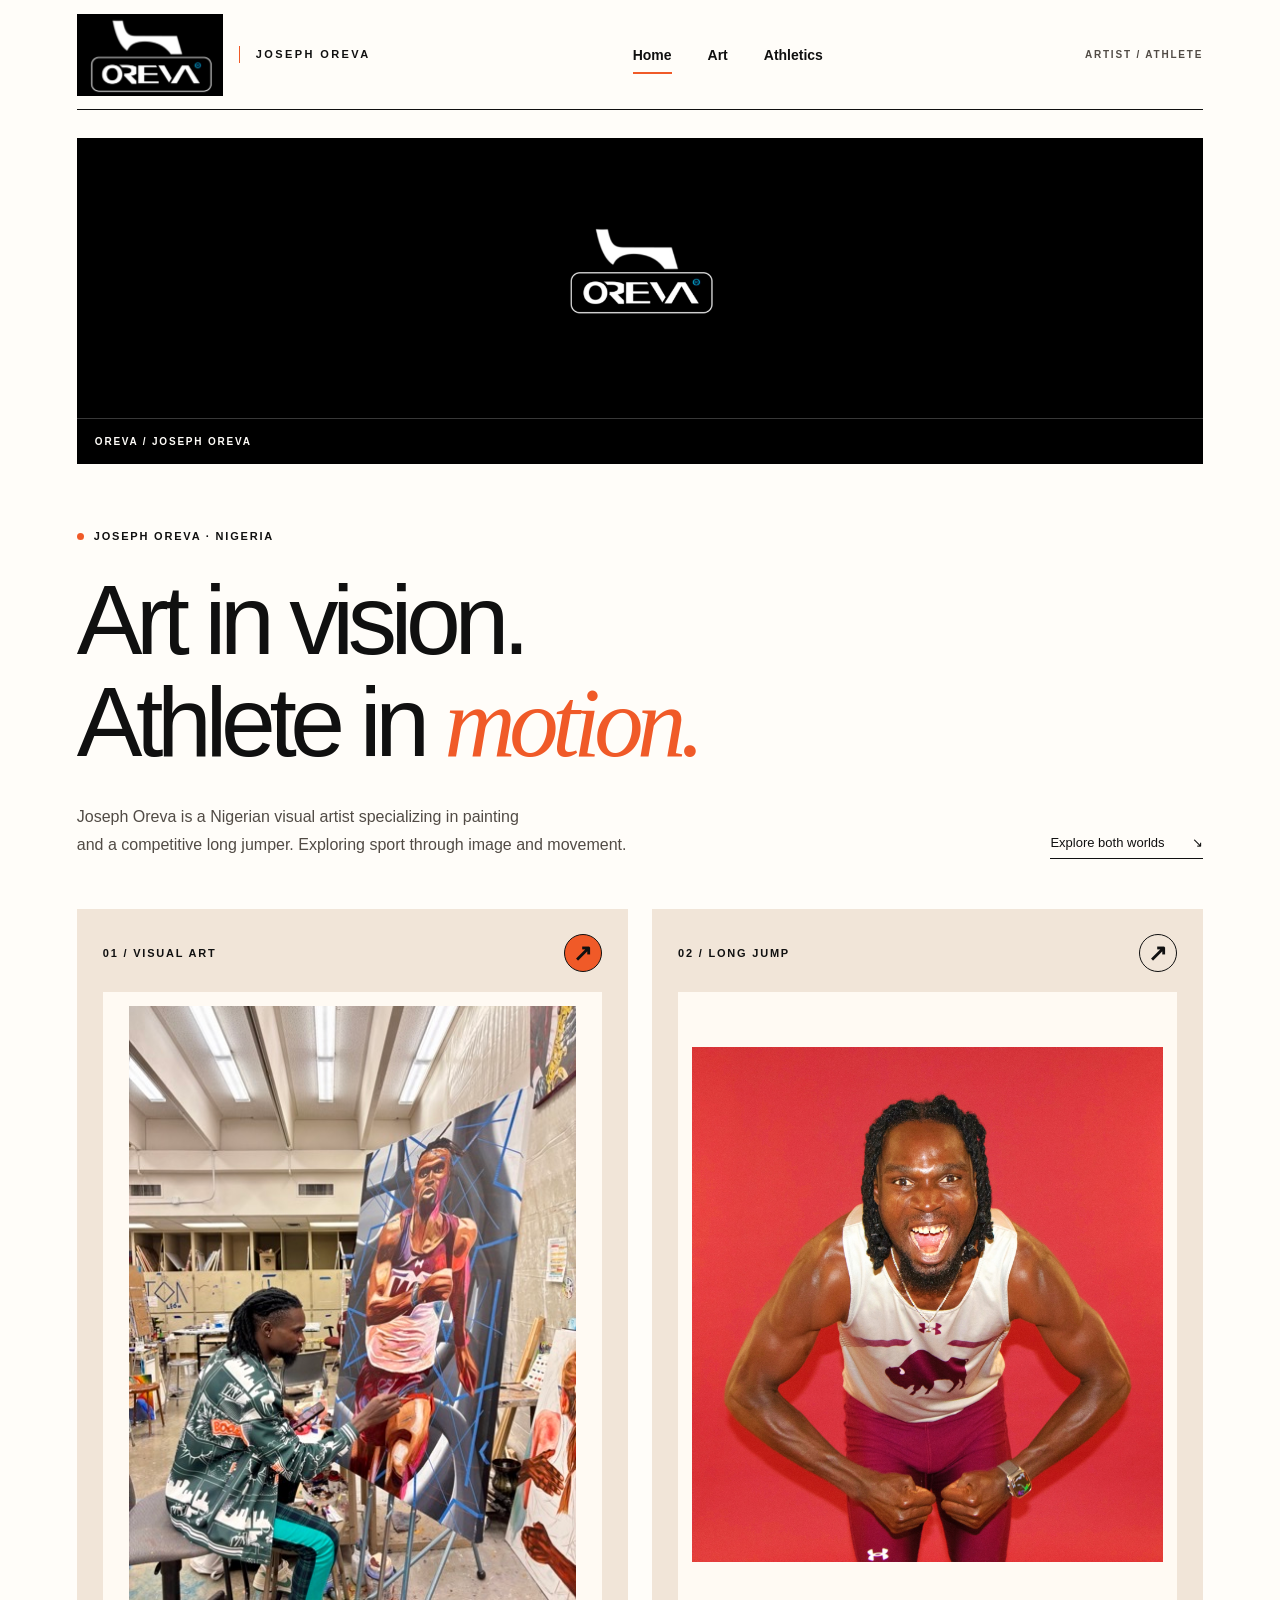
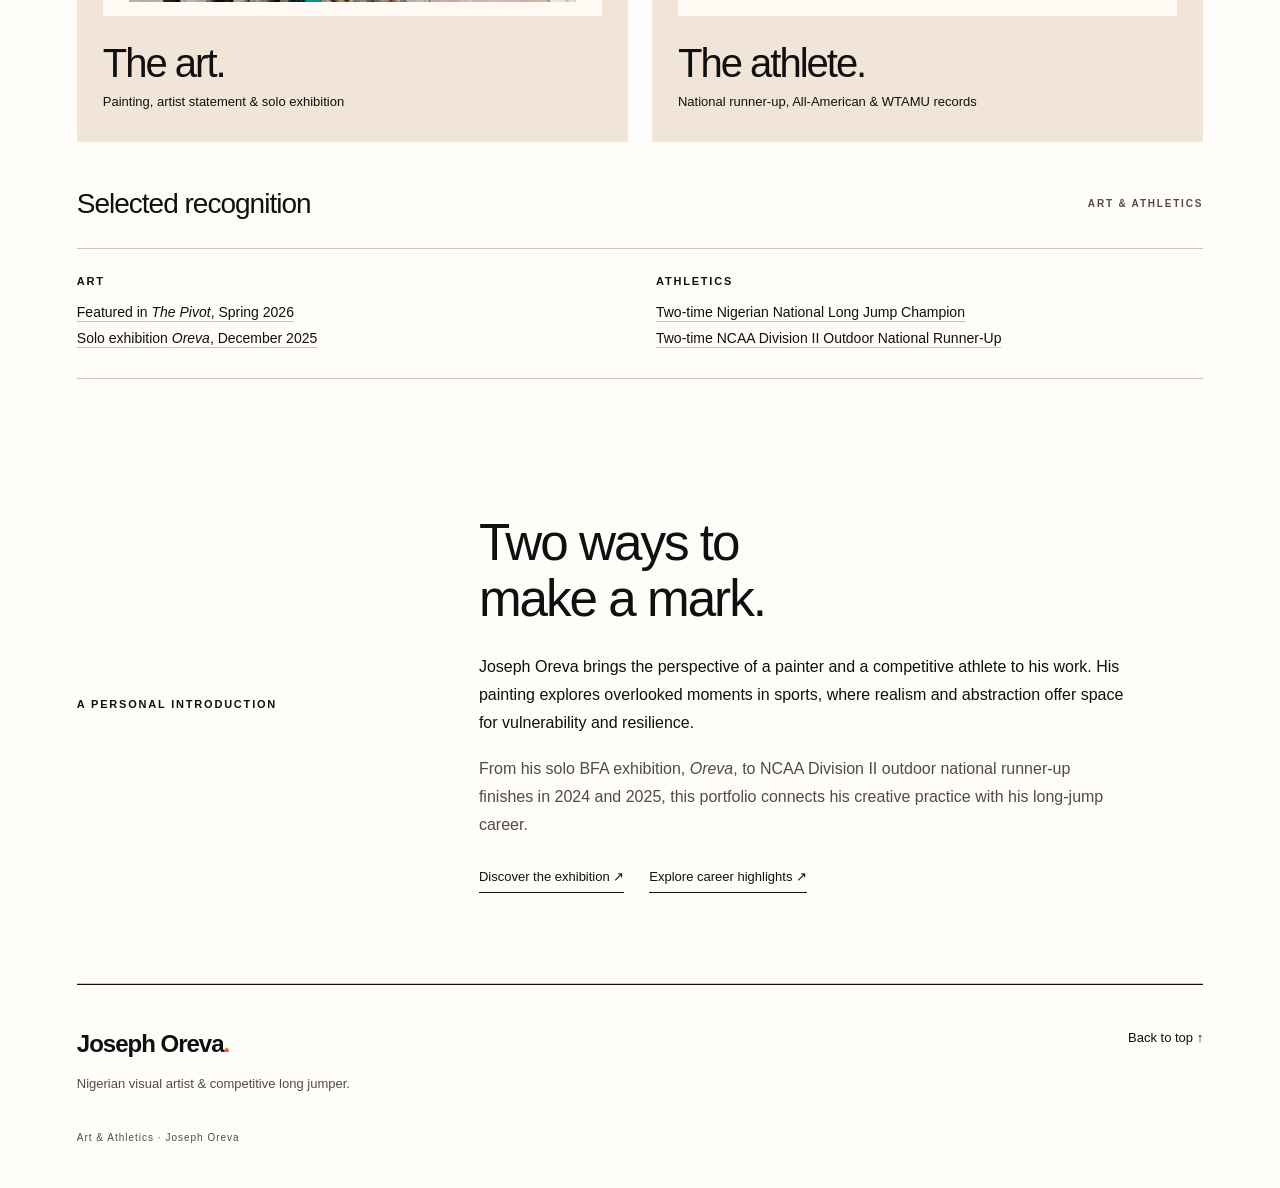
<file: index.html>
<!DOCTYPE html>
<html lang="en">
<head>
<meta charset="UTF-8">
<meta name="viewport" content="width=device-width, initial-scale=1.0">
<meta name="description" content="Joseph Oreva — Nigerian painter and competitive long jumper. Explore his painting practice, solo exhibition, and NCAA Division II athletics achievements.">
<title>Joseph Oreva | Art & Athletics</title>
<link rel="stylesheet" href="style.css">
</head>
<body class="home">
<a class="skip-link" href="#main">Skip to content</a>
<header class="site-header wrap">
<a class="brand" href="index.html" aria-label="Joseph Oreva home"><span class="brand-logo"><img src="images/IMG_0004.jpg" width="1285" height="954" alt="" decoding="async"></span><span class="brand-name">JOSEPH OREVA</span></a>
<nav aria-label="Main navigation"><a href="index.html" aria-current="page">Home</a><a href="art.html">Art</a><a href="athletics.html">Athletics</a></nav>
<span class="header-note">ARTIST / ATHLETE</span>
</header>
<main id="main"><section class="brand-film wrap" id="oreva-film" aria-label="OREVA logo animation">
<div class="brand-film-stage"><img class="brand-film-fallback" src="images/IMG_0004.jpg" width="1285" height="954" alt="Original OREVA logo" decoding="async"><video id="oreva-animation" data-src="images/%22OREVA%22.MP4" poster="images/IMG_0004.jpg" width="3840" height="2160" autoplay loop muted playsinline preload="none" aria-hidden="true"></video></div>
<div class="brand-film-caption"><span>OREVA / JOSEPH OREVA</span></div>
</section>
<section class="hero wrap"><div class="eyebrow"><span class="status-dot"></span> JOSEPH OREVA · NIGERIA</div><h1>Art in vision.<br>Athlete in <em>motion.</em></h1><div class="hero-bottom"><p>Joseph Oreva is a Nigerian visual artist specializing in painting<br>and a competitive long jumper. Exploring sport through image and movement.</p><a class="text-link" href="#explore">Explore both worlds <span>↘</span></a></div></section>
<section class="worlds wrap" id="explore" aria-label="Explore art and athletics">
<a class="world world-art" href="art.html"><div class="world-top"><span>01 / VISUAL ART</span><span class="circle-arrow">↗</span></div><img class="portfolio-image" src="images/web/IMG_0886.jpg" alt="Joseph Oreva painting a runner in a maroon and white uniform in his studio" decoding="async" width="450" height="600"><div class="world-caption"><h2>The art.</h2><p>Painting, artist statement & solo exhibition</p></div></a>
<a class="world world-athletics" href="athletics.html"><div class="world-top"><span>02 / LONG JUMP</span><span class="circle-arrow">↗</span></div><img class="portfolio-image" src="images/web/IMG_0168.jpg" alt="Joseph Oreva posing in a West Texas A&amp;M athletics uniform against a red background" decoding="async" width="1647" height="1800"><div class="world-caption"><h2>The athlete.</h2><p>National runner-up, All-American & WTAMU records</p></div></a>
</section>
<section class="section wrap" aria-labelledby="recognition-heading"><div class="section-heading"><h2 id="recognition-heading">Selected recognition</h2><span>ART &amp; ATHLETICS</span></div><div class="recognition-highlights"><div><h3 class="eyebrow">ART</h3><p><a href="art.html#press">Featured in <em>The Pivot</em>, Spring 2026</a><br><a href="art.html#exhibitions">Solo exhibition <em>Oreva</em>, December 2025</a></p></div><div><h3 class="eyebrow">ATHLETICS</h3><p><a href="athletics.html#international-heading">Two-time Nigerian National Long Jump Champion</a><br><a href="athletics.html#collegiate-heading">Two-time NCAA Division II Outdoor National Runner-Up</a></p></div></div></section>
<section class="intro wrap"><div class="eyebrow">A PERSONAL INTRODUCTION</div><div><h2>Two ways to<br>make a mark.</h2><p>Joseph Oreva brings the perspective of a painter and a competitive athlete to his work. His painting explores overlooked moments in sports, where realism and abstraction offer space for vulnerability and resilience.</p><p class="muted">From his solo BFA exhibition, <em>Oreva</em>, to NCAA Division II outdoor national runner-up finishes in 2024 and 2025, this portfolio connects his creative practice with his long-jump career.</p><div class="inline-actions"><a class="text-link" href="art.html#exhibitions">Discover the exhibition ↗</a><a class="text-link" href="athletics.html#achievements">Explore career highlights ↗</a></div></div></section></main>
<footer class="site-footer wrap"><a class="footer-name" href="index.html">Joseph Oreva<span>.</span></a><p>Nigerian visual artist & competitive long jumper.</p><a href="#main">Back to top ↑</a><small>Art &amp; Athletics · Joseph Oreva</small></footer>
<script src="oreva-animation.js" defer></script>
</body>
</html>
</file>
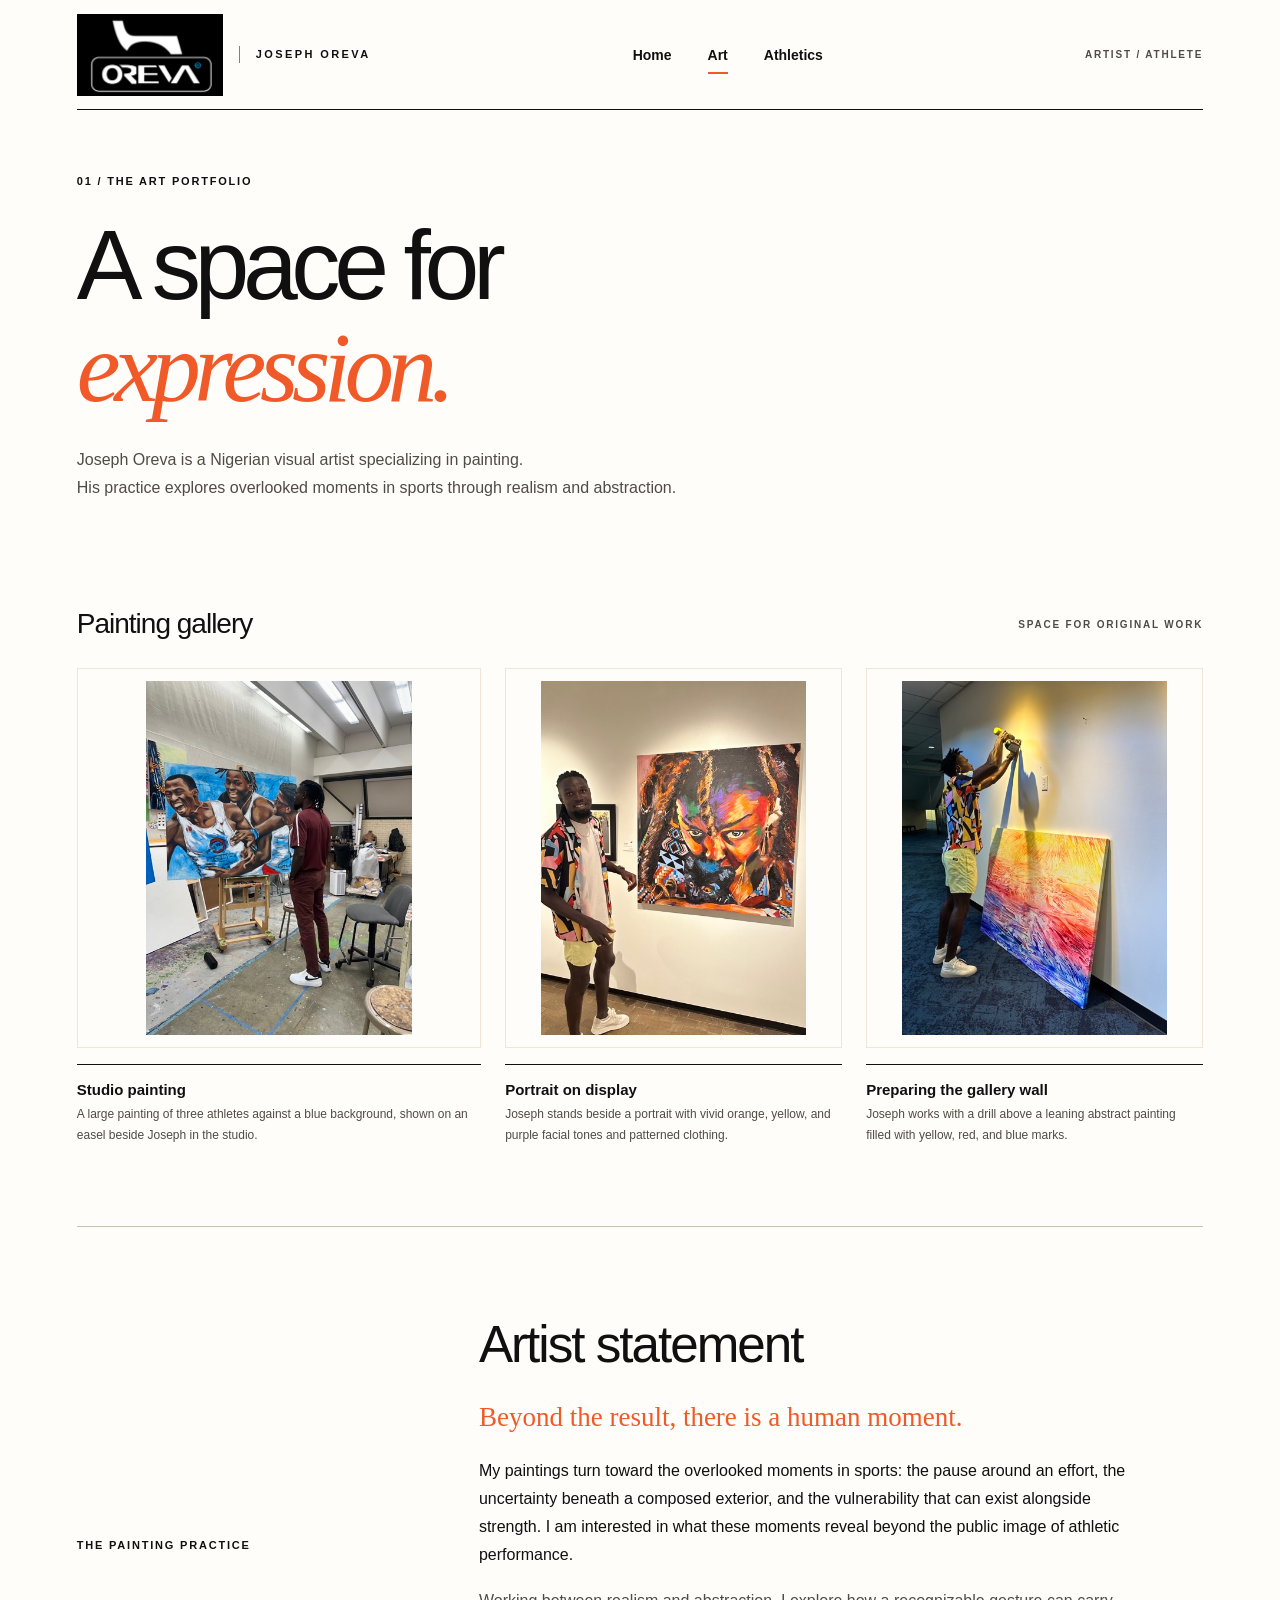
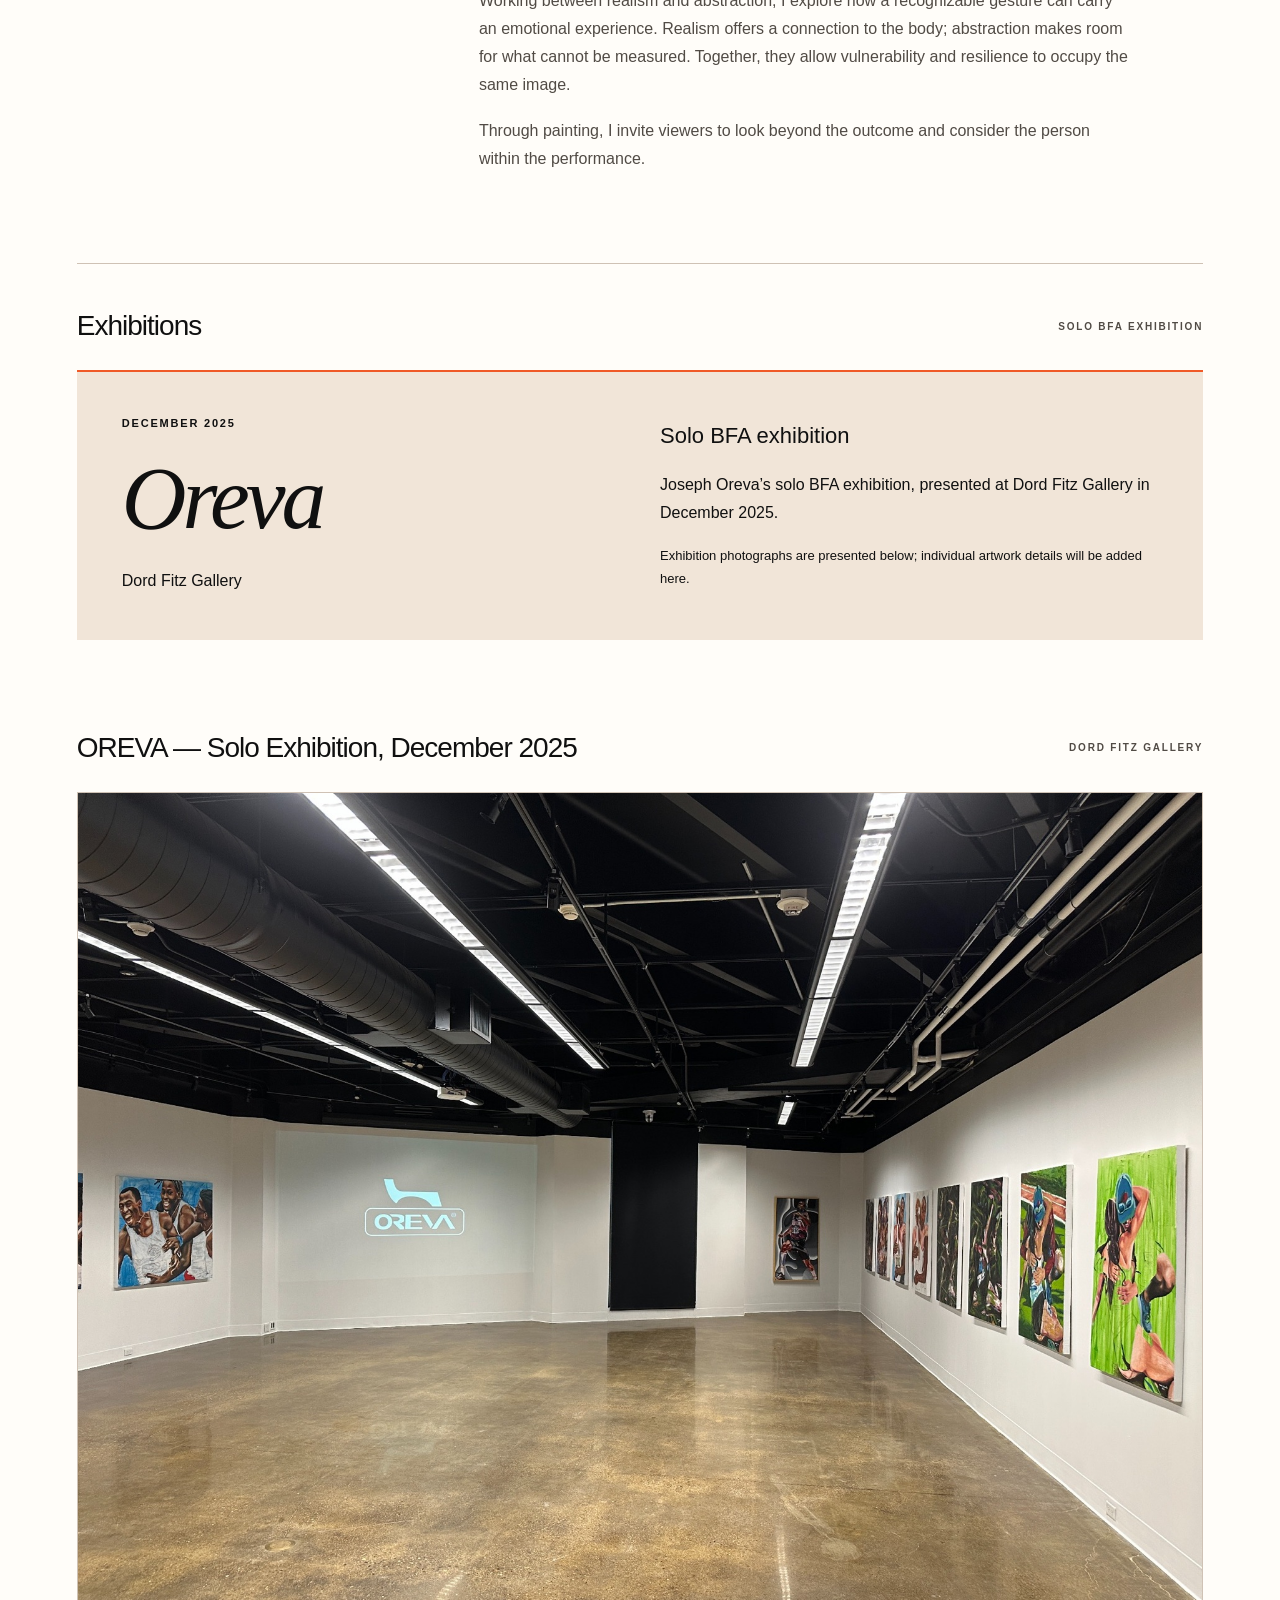
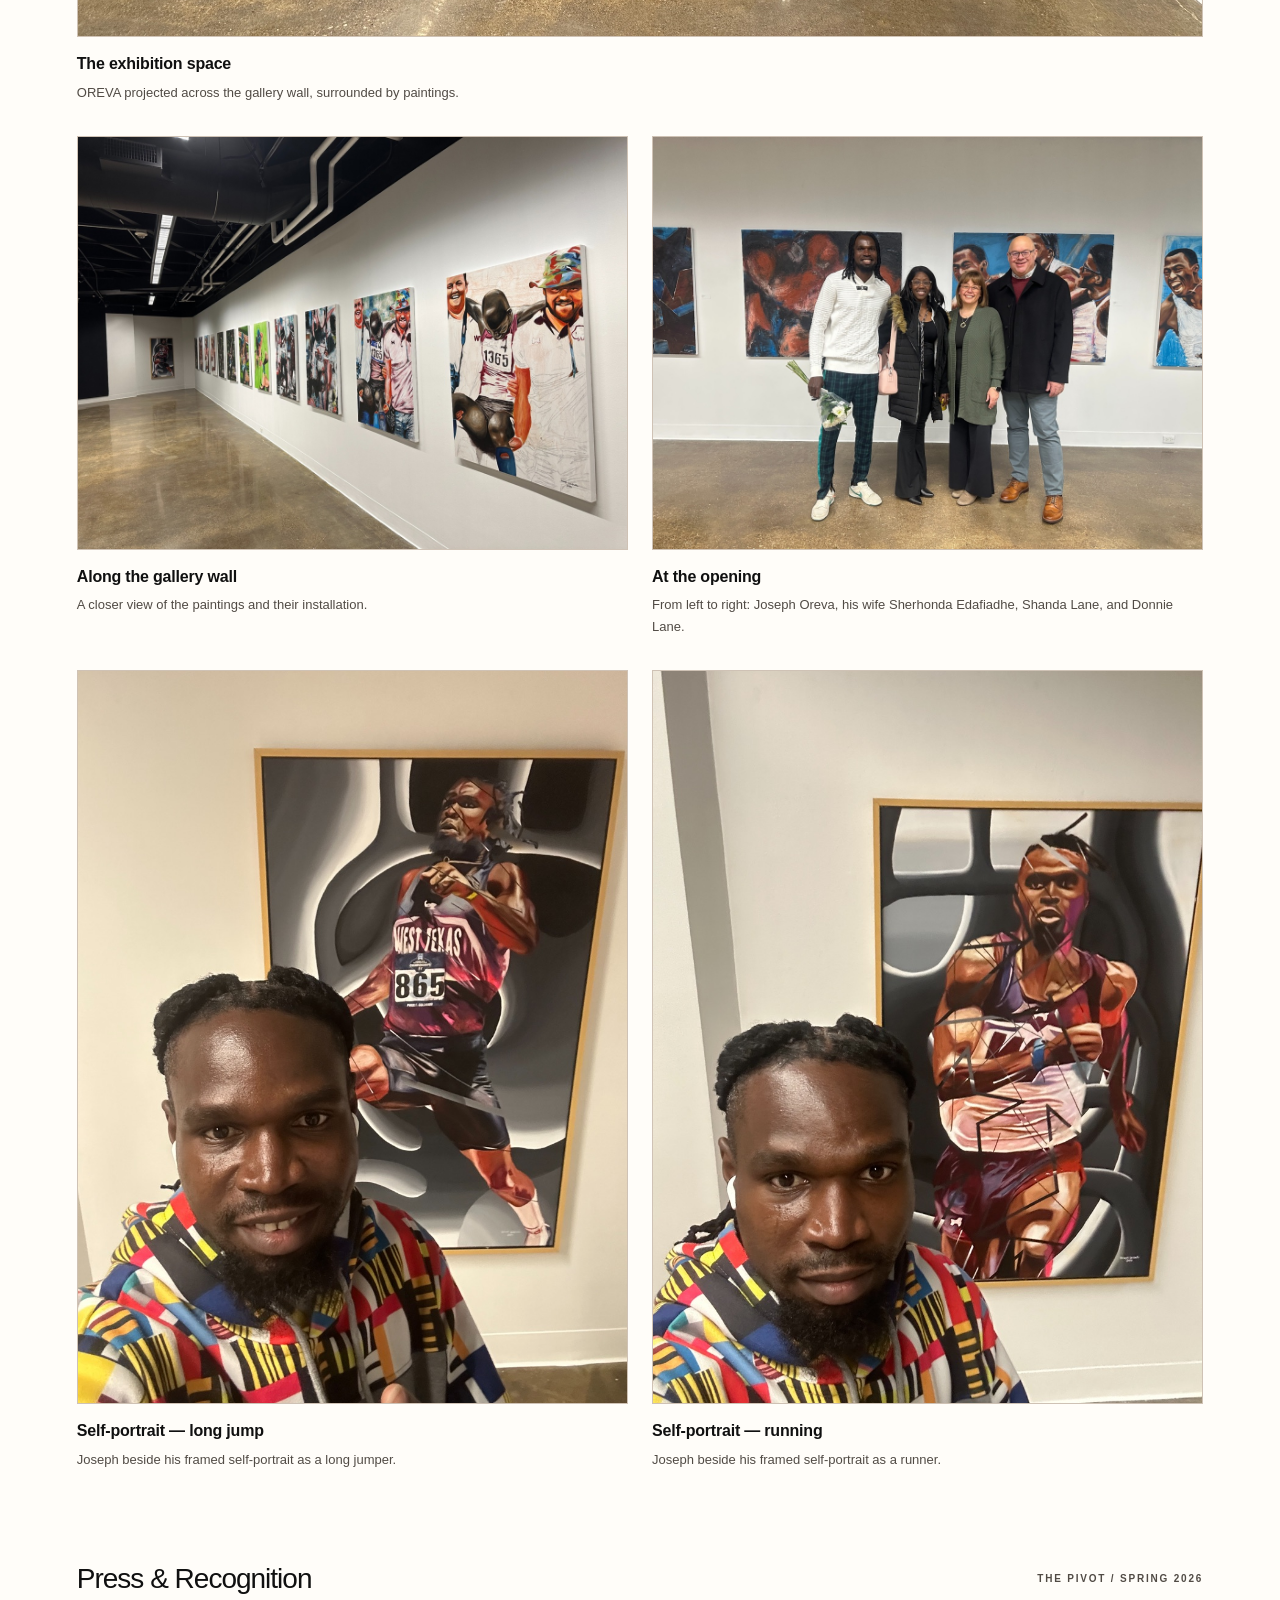
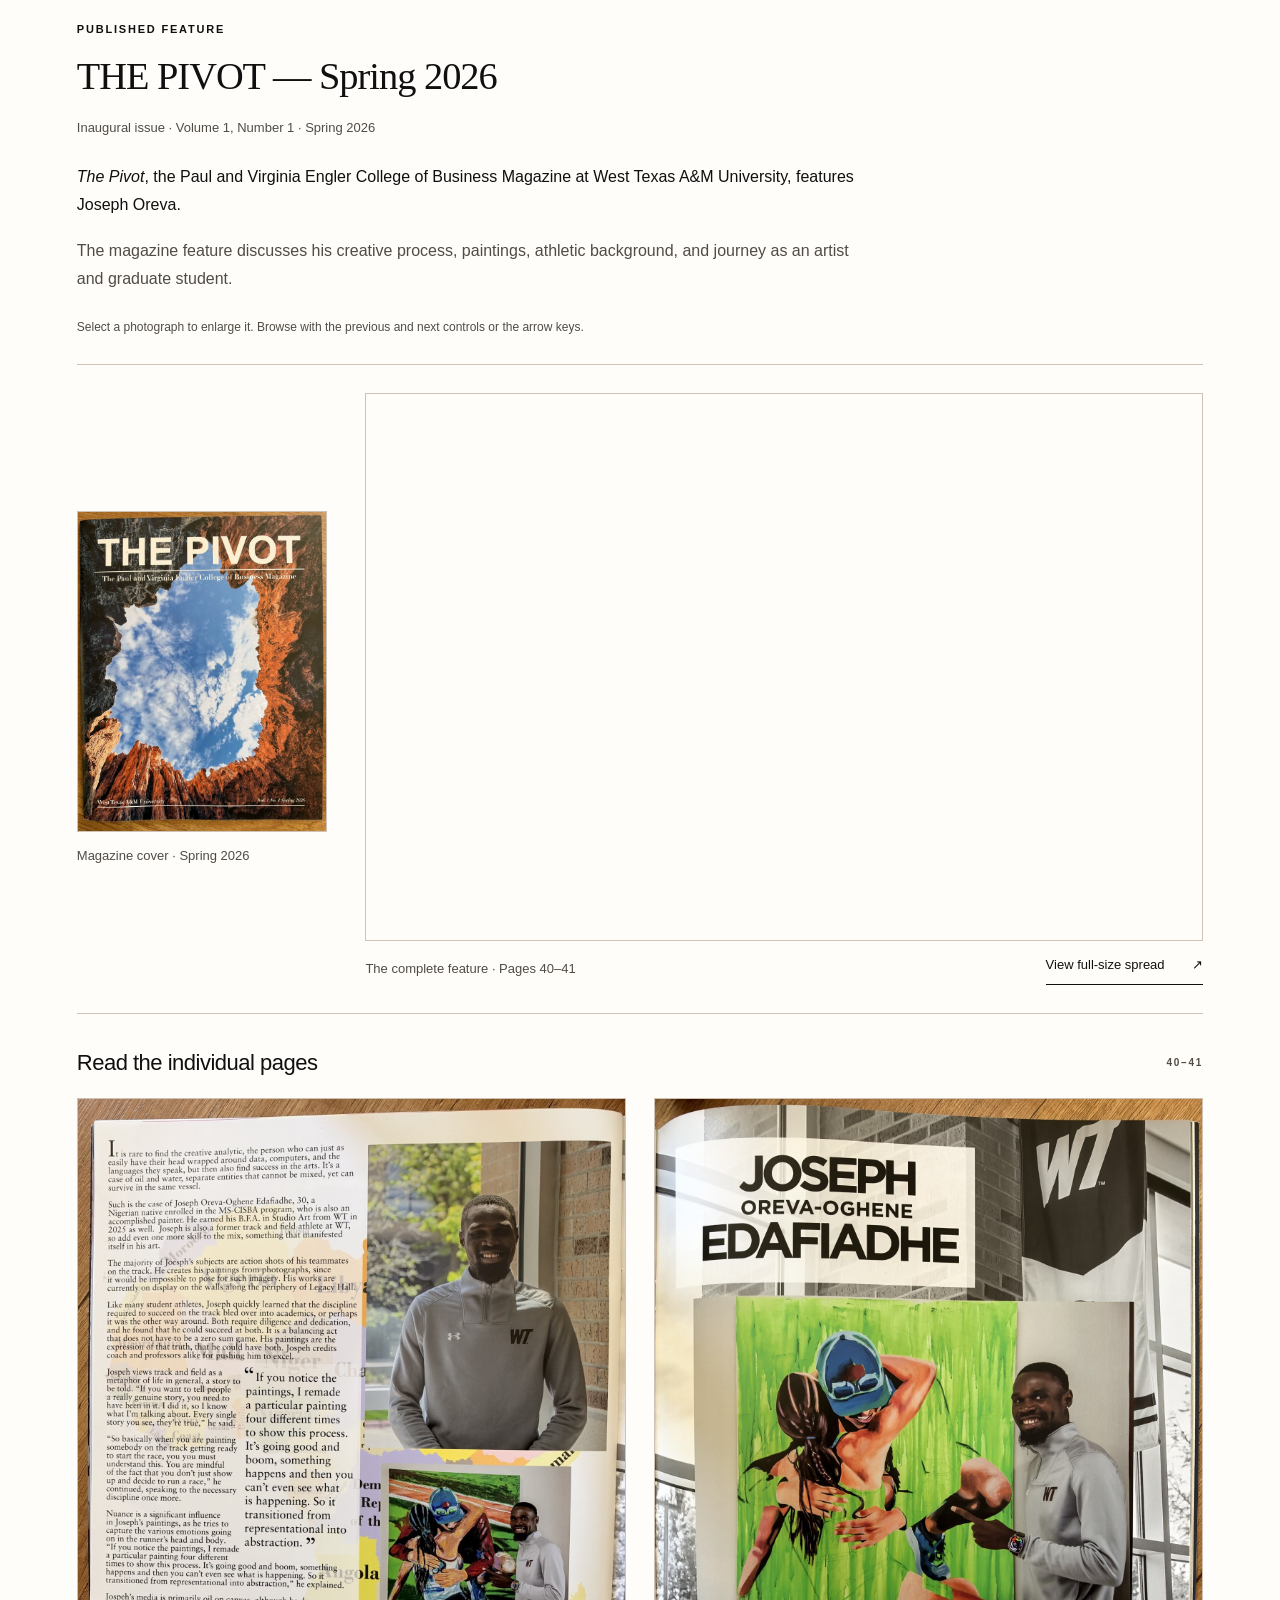
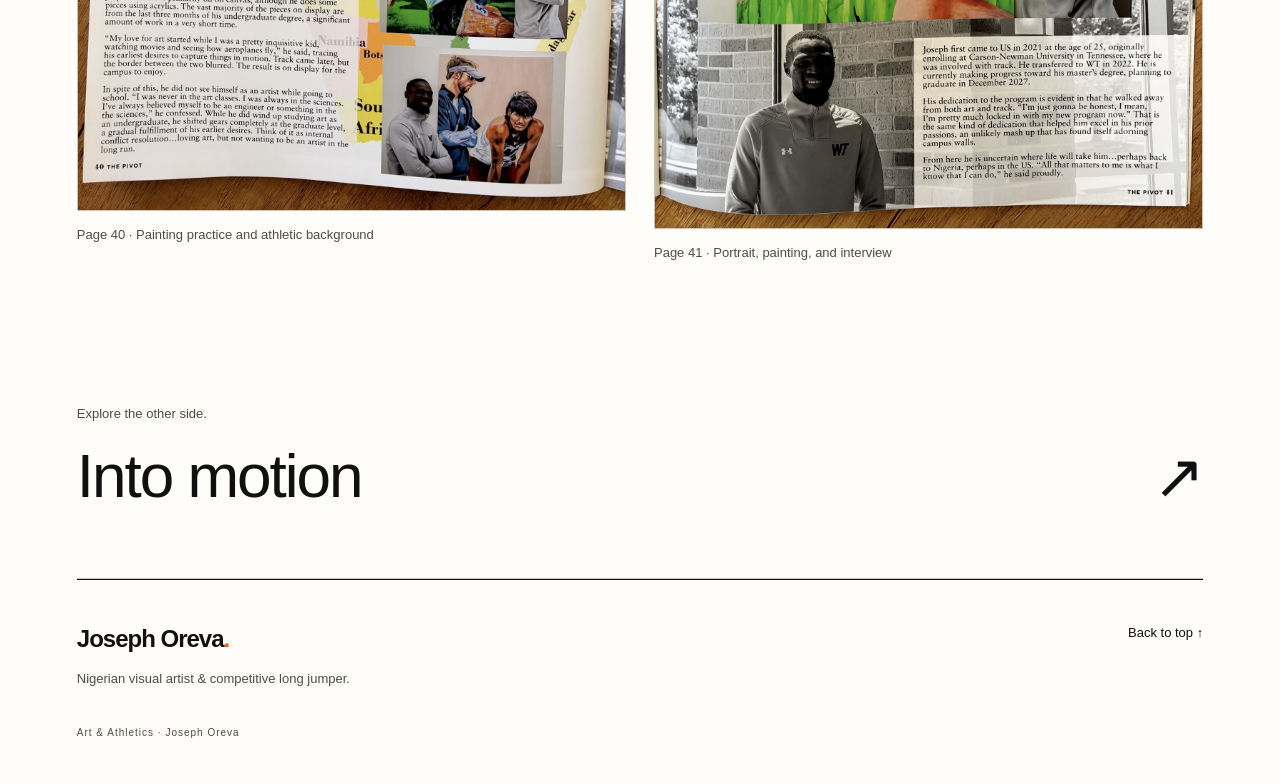
<file: art.html>
<!DOCTYPE html>
<html lang="en">
<head>
<meta charset="UTF-8">
<meta name="viewport" content="width=device-width, initial-scale=1.0">
<meta name="description" content="Explore Nigerian painter Joseph Oreva’s art portfolio, artist statement, and Oreva, his December 2025 solo BFA exhibition at Dord Fitz Gallery.">
<title>Art Portfolio | Joseph Oreva</title>
<link rel="stylesheet" href="style.css">
</head>
<body class="art">
<a class="skip-link" href="#main">Skip to content</a>
<header class="site-header wrap">
<a class="brand" href="index.html" aria-label="Joseph Oreva home"><span class="brand-logo"><img src="images/IMG_0004.jpg" width="1285" height="954" alt="" decoding="async"></span><span class="brand-name">JOSEPH OREVA</span></a>
<nav aria-label="Main navigation"><a href="index.html">Home</a><a href="art.html" aria-current="page">Art</a><a href="athletics.html">Athletics</a></nav>
<span class="header-note">ARTIST / ATHLETE</span>
</header>
<main id="main"><section class="page-hero wrap"><div class="eyebrow">01 / THE ART PORTFOLIO</div><h1>A space for<br><em>expression.</em></h1><p>Joseph Oreva is a Nigerian visual artist specializing in painting.<br>His practice explores overlooked moments in sports through realism and abstraction.</p></section>
<section class="section wrap" aria-labelledby="gallery-heading"><div class="section-heading"><h2 id="gallery-heading">Painting gallery</h2><span>SPACE FOR ORIGINAL WORK</span></div><div class="gallery"><figure><img class="portfolio-image" src="images/web/IMG_3160.jpg" alt="Joseph Oreva in the studio beside a large painting of three athletes against a blue background" decoding="async" loading="lazy" width="600" height="450"><figcaption><h3>Studio painting</h3><p>A large painting of three athletes against a blue background, shown on an easel beside Joseph in the studio.</p></figcaption></figure><figure><img class="portfolio-image" src="images/web/IMG_1195.jpg" alt="Joseph Oreva beside a colorful portrait painting displayed on a gallery wall" decoding="async" loading="lazy" width="600" height="450"><figcaption><h3>Portrait on display</h3><p>Joseph stands beside a portrait with vivid orange, yellow, and purple facial tones and patterned clothing.</p></figcaption></figure><figure><img class="portfolio-image" src="images/web/IMG_4794.jpg" alt="Joseph Oreva using a drill on a gallery wall above a colorful abstract painting" decoding="async" loading="lazy" width="600" height="450"><figcaption><h3>Preparing the gallery wall</h3><p>Joseph works with a drill above a leaning abstract painting filled with yellow, red, and blue marks.</p></figcaption></figure></div></section>
<section class="statement wrap"><div class="eyebrow">THE PAINTING PRACTICE</div><div><h2>Artist statement</h2><!-- Editable statement drafted from Joseph’s supplied themes; review before professional publication. -->
<p class="statement-copy">Beyond the result, there is a human moment.</p><p>My paintings turn toward the overlooked moments in sports: the pause around an effort, the uncertainty beneath a composed exterior, and the vulnerability that can exist alongside strength. I am interested in what these moments reveal beyond the public image of athletic performance.</p><p class="muted">Working between realism and abstraction, I explore how a recognizable gesture can carry an emotional experience. Realism offers a connection to the body; abstraction makes room for what cannot be measured. Together, they allow vulnerability and resilience to occupy the same image.</p><p class="muted">Through painting, I invite viewers to look beyond the outcome and consider the person within the performance.</p></div></section>
<section class="section wrap" id="exhibitions" aria-labelledby="exhibition-heading"><div class="section-heading"><h2 id="exhibition-heading">Exhibitions</h2><span>SOLO BFA EXHIBITION</span></div><article class="exhibition-panel"><div><span class="eyebrow">DECEMBER 2025</span><h3>Oreva</h3><p>Dord Fitz Gallery</p></div><div><p class="exhibition-type">Solo BFA exhibition</p><p>Joseph Oreva’s solo BFA exhibition, presented at Dord Fitz Gallery in December 2025.</p><p class="muted">Exhibition photographs are presented below; individual artwork details will be added here.</p></div></article></section>
<section class="section wrap" id="exhibition-photos" aria-labelledby="exhibition-photos-heading">
<div class="section-heading"><h2 id="exhibition-photos-heading">OREVA — Solo Exhibition, December 2025</h2><span>DORD FITZ GALLERY</span></div>
<div class="exhibition-gallery">
<figure class="exhibition-gallery-feature"><img class="portfolio-image" src="images/IMG_3934.JPG" srcset="images/web/IMG_3934.jpg 1800w, images/IMG_3934.JPG 2048w" sizes="(max-width:760px) 90vw, (max-width:1454px) 88vw, 1280px" width="2048" height="1536" alt="Wide view of Dord Fitz Gallery with OREVA projected on the wall and paintings around the room" loading="lazy" decoding="async"><figcaption><h3>The exhibition space</h3><p>OREVA projected across the gallery wall, surrounded by paintings.</p></figcaption></figure>
<figure><img class="portfolio-image" src="images/IMG_3926.JPG" srcset="images/web/IMG_3926.jpg 1200w, images/IMG_3926.JPG 2048w" sizes="(max-width:600px) 90vw, (max-width:1454px) 44vw, 628px" width="2048" height="1536" alt="Paintings of athletes installed in a row along a white gallery wall" loading="lazy" decoding="async"><figcaption><h3>Along the gallery wall</h3><p>A closer view of the paintings and their installation.</p></figcaption></figure>
<figure><img class="portfolio-image" src="images/IMG_3952.JPG" srcset="images/web/IMG_3952.jpg 1200w, images/IMG_3952.JPG 2048w" sizes="(max-width:600px) 90vw, (max-width:1454px) 44vw, 628px" width="2048" height="1536" alt="From left to right: Joseph Oreva holding flowers, his wife Sherhonda Edafiadhe, Shanda Lane, and Donnie Lane at the exhibition opening" loading="lazy" decoding="async"><figcaption><h3>At the opening</h3><p>From left to right: Joseph Oreva, his wife Sherhonda Edafiadhe, Shanda Lane, and Donnie Lane.</p></figcaption></figure>
<figure><img class="portfolio-image" src="images/IMG_3938.JPG" srcset="images/web/IMG_3938.jpg 900w, images/IMG_3938.JPG 1536w" sizes="(max-width:600px) 90vw, (max-width:1454px) 44vw, 628px" width="1536" height="2048" alt="Joseph Oreva taking a selfie beside his framed self-portrait as a long jumper in a maroon uniform" loading="lazy" decoding="async"><figcaption><h3>Self-portrait — long jump</h3><p>Joseph beside his framed self-portrait as a long jumper.</p></figcaption></figure>
<figure><img class="portfolio-image" src="images/IMG_3937.JPG" srcset="images/web/IMG_3937.jpg 900w, images/IMG_3937.JPG 1536w" sizes="(max-width:600px) 90vw, (max-width:1454px) 44vw, 628px" width="1536" height="2048" alt="Joseph Oreva taking a selfie beside his framed self-portrait as a runner in a maroon and white uniform" loading="lazy" decoding="async"><figcaption><h3>Self-portrait — running</h3><p>Joseph beside his framed self-portrait as a runner.</p></figcaption></figure>
</div>
</section>
<section class="section wrap" id="press" aria-labelledby="press-heading">
<div class="section-heading"><h2 id="press-heading">Press &amp; Recognition</h2><span>THE PIVOT / SPRING 2026</span></div>
<article class="press-publication-feature" aria-labelledby="pivot-heading">
<div class="press-publication-copy"><span class="eyebrow">PUBLISHED FEATURE</span><h3 id="pivot-heading">THE PIVOT — Spring 2026</h3><p class="press-edition">Inaugural issue · Volume 1, Number 1 · Spring 2026</p><p><em>The Pivot</em>, the Paul and Virginia Engler College of Business Magazine at West Texas A&amp;M University, features Joseph Oreva.</p><p class="muted">The magazine feature discusses his creative process, paintings, athletic background, and journey as an artist and graduate student.</p><p class="press-view-note">Select a photograph to enlarge it. Browse with the previous and next controls or the arrow keys.</p></div>
<div class="press-feature-lead">
<figure class="press-cover"><a data-magazine-viewer aria-haspopup="dialog" aria-controls="magazine-viewer" href="images/pivot_cover_cropped.jpg"><img class="portfolio-image" src="images/pivot_cover_cropped.jpg" width="1476" height="1900" alt="The Pivot magazine cover, Spring 2026, showing a view of the sky between canyon walls" loading="lazy" decoding="async"></a><figcaption>Magazine cover · Spring 2026</figcaption></figure>
<figure class="press-spread"><a data-magazine-viewer aria-haspopup="dialog" aria-controls="magazine-viewer" href="images/pivot_full_spread_cropped.jpg"><img class="portfolio-image" src="images/pivot_full_spread_cropped.jpg" width="2028" height="1324" alt="The complete two-page feature on Joseph Oreva in The Pivot, pages 40 and 41, with interview text, portraits, and paintings" loading="lazy" decoding="async"></a><figcaption><span>The complete feature · Pages 40–41</span><a class="text-link" data-magazine-viewer aria-haspopup="dialog" aria-controls="magazine-viewer" href="images/pivot_full_spread_cropped.jpg">View full-size spread <span aria-hidden="true">↗</span></a></figcaption></figure>
</div></article>
<section class="press-page-section" aria-labelledby="press-pages-heading"><div class="section-heading"><h3 id="press-pages-heading">Read the individual pages</h3><span>40–41</span></div>
<div class="press-page-gallery">
<figure><a data-magazine-viewer aria-haspopup="dialog" aria-controls="magazine-viewer" href="images/pivot_page_40_cropped.jpg"><img class="portfolio-image" src="images/pivot_page_40_cropped.jpg" width="1528" height="1986" alt="Page 40 of The Pivot feature: Joseph Oreva’s painting practice and athletic background, with a portrait and photographs of his artwork" loading="lazy" decoding="async"></a><figcaption>Page 40 · Painting practice and athletic background</figcaption></figure>
<figure><a data-magazine-viewer aria-haspopup="dialog" aria-controls="magazine-viewer" href="images/pivot_page_41.jpg"><img class="portfolio-image" src="images/pivot_page_41.jpg" width="1536" height="2048" alt="Page 41 of The Pivot feature: Joseph Oreva beside a painting, with portrait photographs and interview text about his graduate-student journey" loading="lazy" decoding="async"></a><figcaption>Page 41 · Portrait, painting, and interview</figcaption></figure>
</div>
</section>
</section>
<section class="next-page wrap"><p>Explore the other side.</p><a href="athletics.html">Into motion <span>↗</span></a></section></main>
<footer class="site-footer wrap"><a class="footer-name" href="index.html">Joseph Oreva<span>.</span></a><p>Nigerian visual artist & competitive long jumper.</p><a href="#main">Back to top ↑</a><small>Art &amp; Athletics · Joseph Oreva</small></footer>
<dialog class="magazine-viewer" id="magazine-viewer" aria-labelledby="magazine-viewer-heading" aria-describedby="magazine-viewer-help">
<div class="magazine-viewer-toolbar"><h2 id="magazine-viewer-heading">THE PIVOT</h2><div><button type="button" id="magazine-viewer-zoom" aria-pressed="false">Zoom in</button><button type="button" id="magazine-viewer-close" class="magazine-viewer-close" autofocus>Close <span aria-hidden="true">×</span></button></div></div>
<div class="magazine-viewer-navigation" role="group" aria-label="Magazine photographs"><button type="button" id="magazine-viewer-previous" aria-label="Previous magazine photograph">← Previous</button><span id="magazine-viewer-position" role="status" aria-live="polite" aria-atomic="true">1 of 4</span><button type="button" id="magazine-viewer-next" aria-label="Next magazine photograph">Next →</button></div>
<p id="magazine-viewer-help" class="magazine-viewer-help">Use the arrow keys or Previous and Next to browse. Zoom in to read; press Escape to close.</p>
<div class="magazine-viewer-stage" id="magazine-viewer-stage" tabindex="0" role="region" aria-label="Enlarged magazine photograph"><img id="magazine-viewer-image" src="images/pivot_full_spread_cropped.jpg" alt="The complete two-page feature in The Pivot"></div>
<p class="magazine-viewer-caption" id="magazine-viewer-caption" aria-live="polite"></p>
</dialog>
<script src="magazine-viewer.js" defer></script>
</body>
</html>
</file>
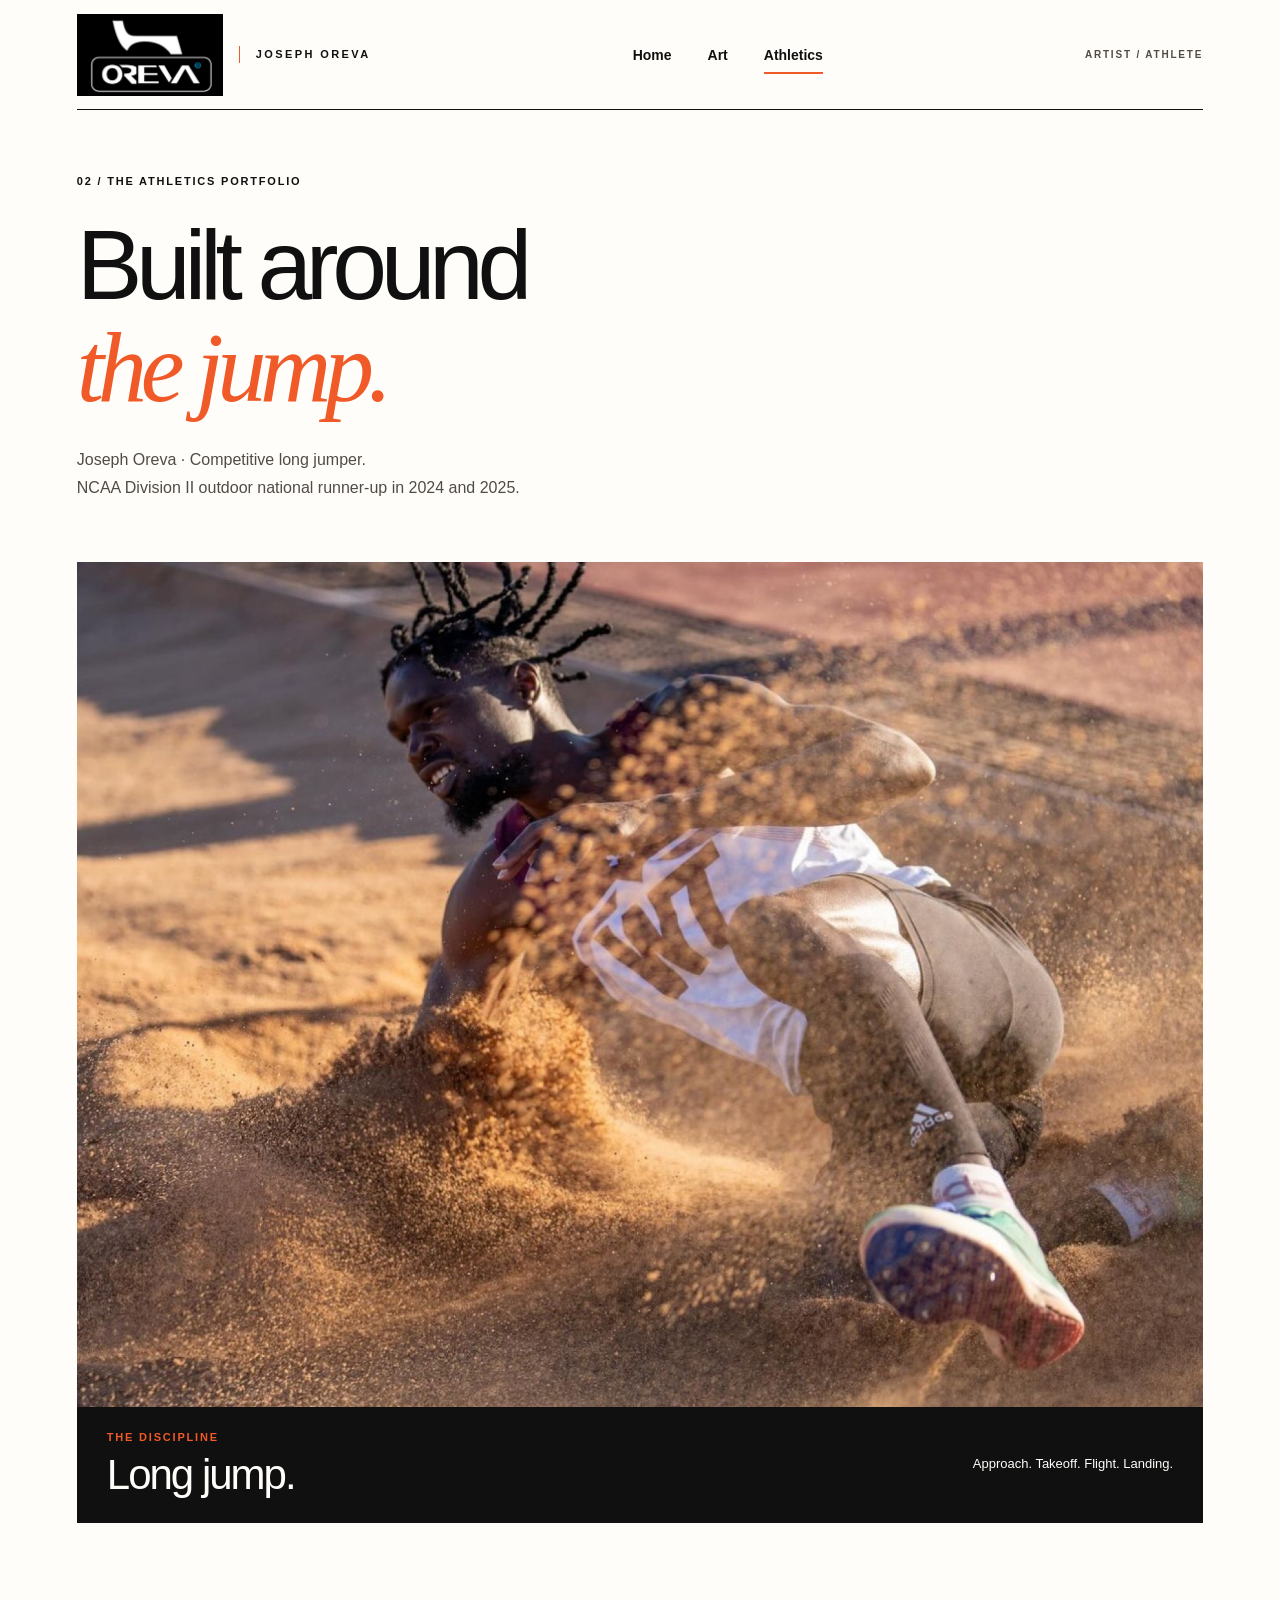
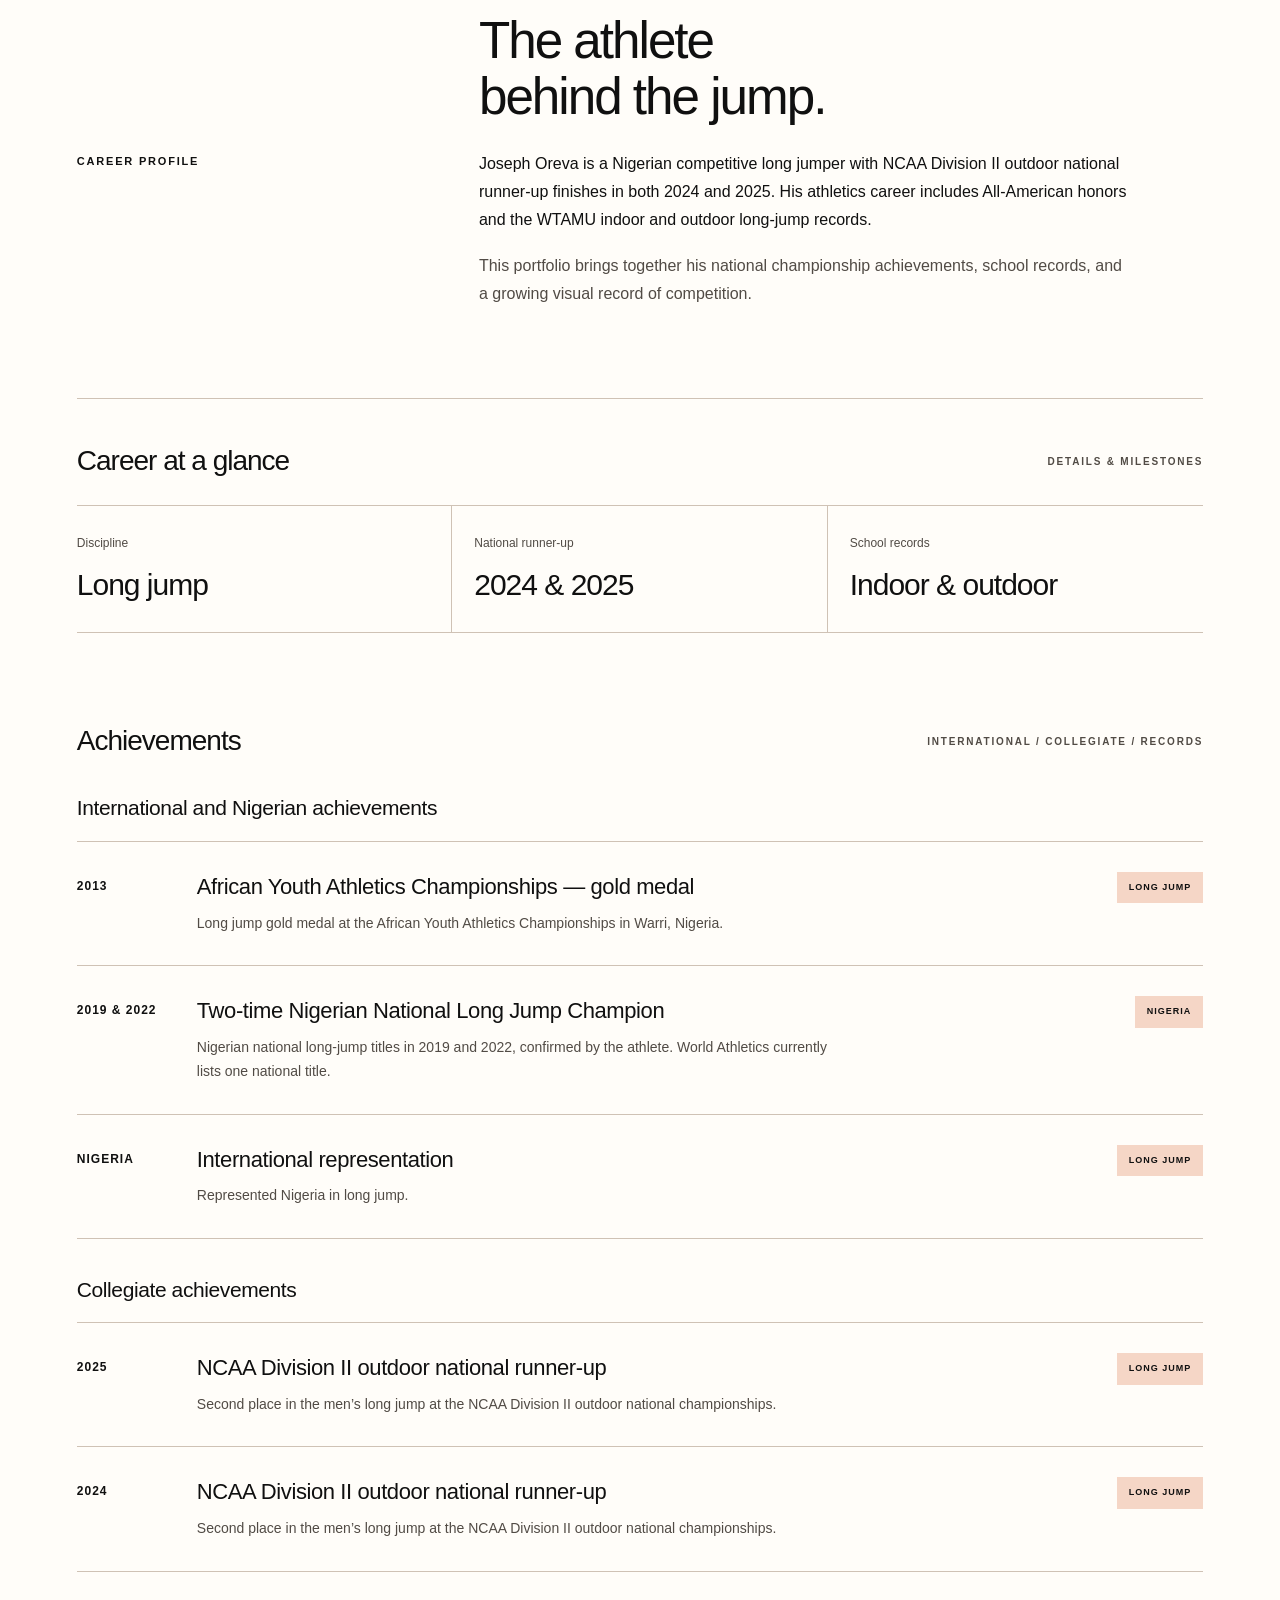
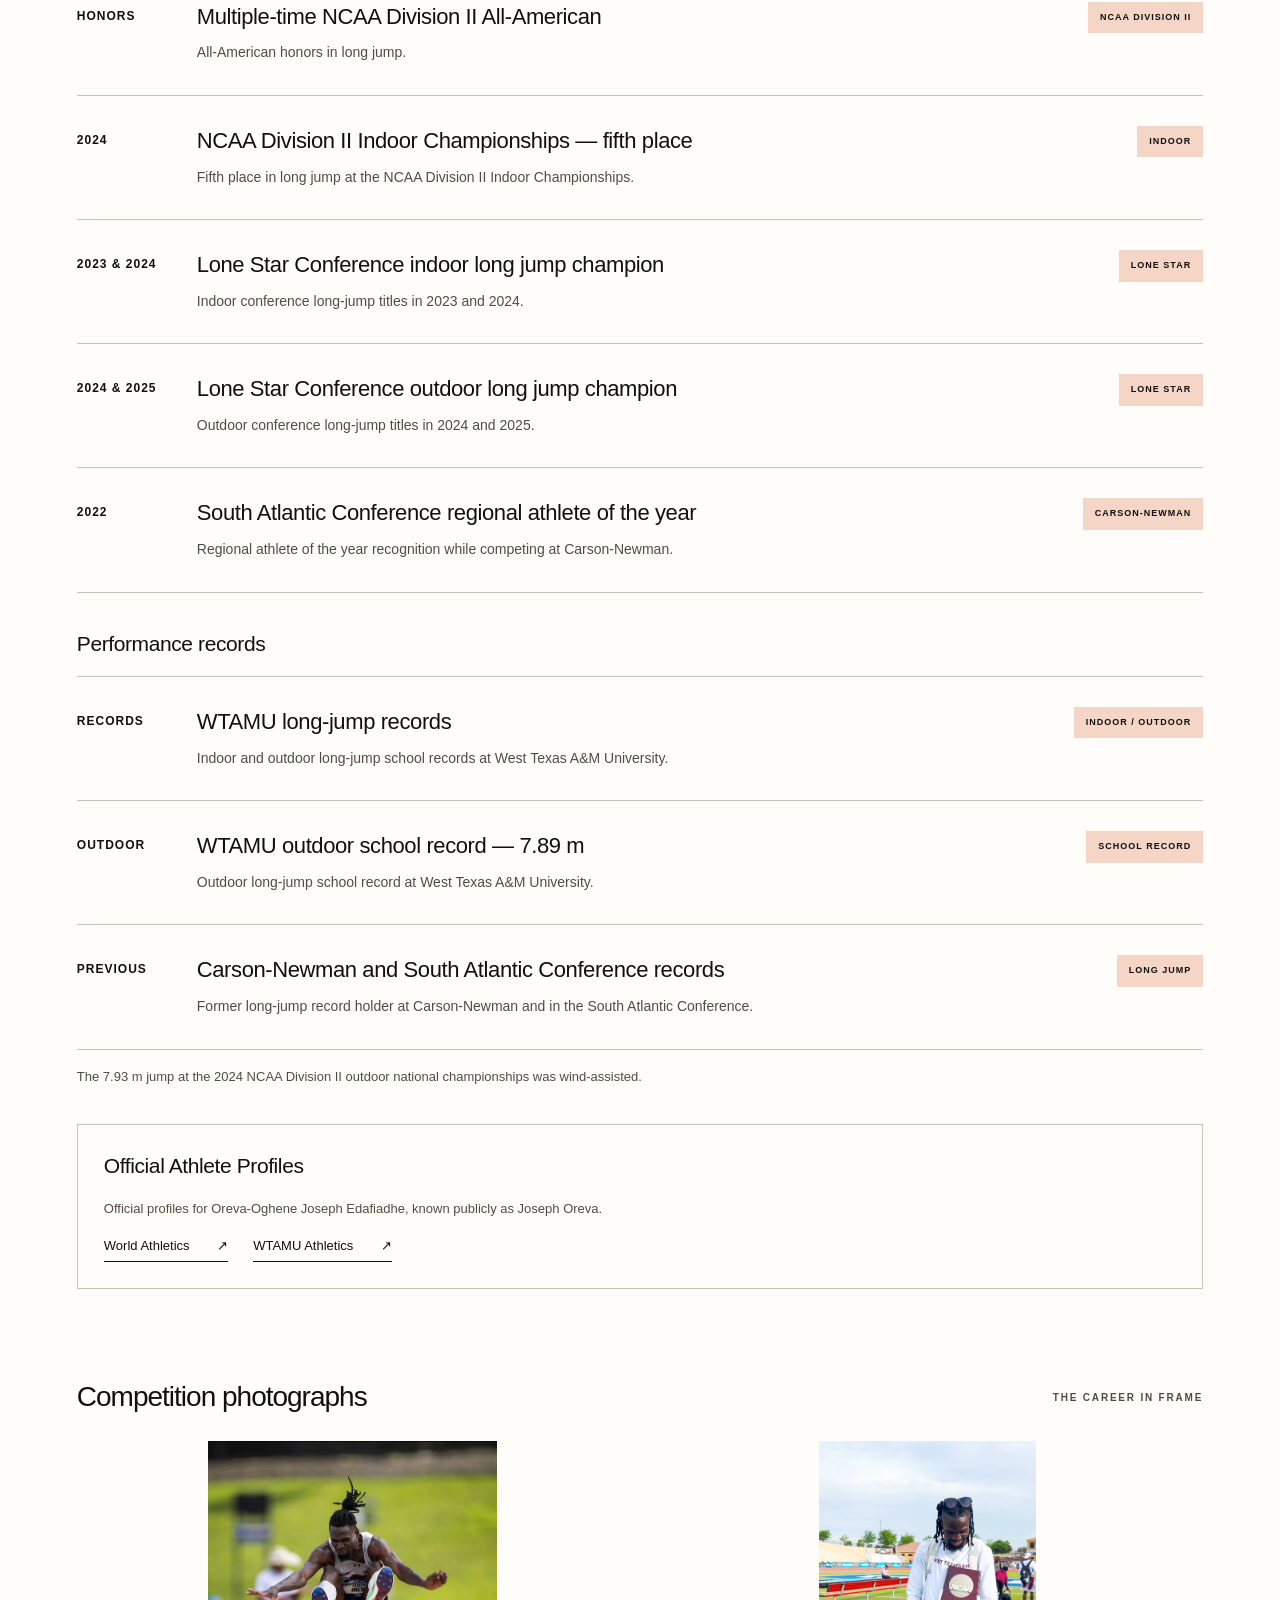
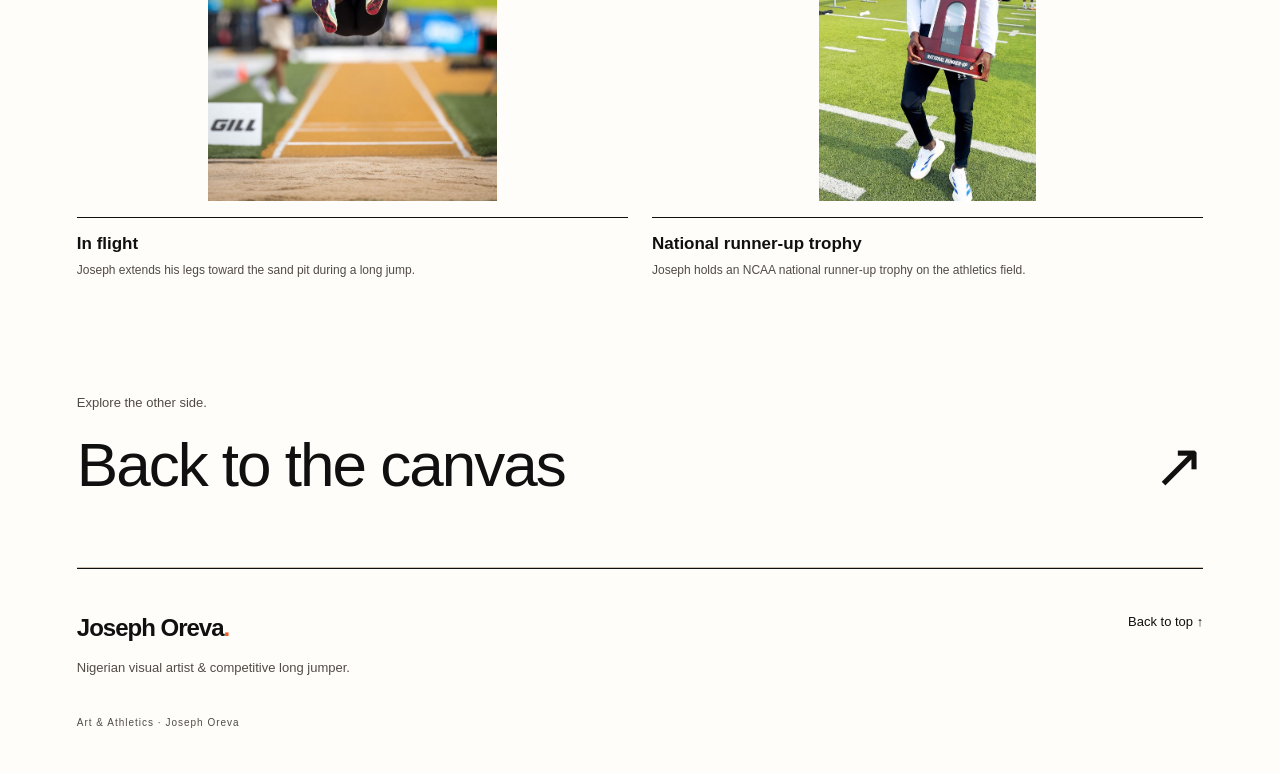
<file: athletics.html>
<!DOCTYPE html>
<html lang="en">
<head>
<meta charset="UTF-8">
<meta name="viewport" content="width=device-width, initial-scale=1.0">
<meta name="description" content="Joseph Oreva — competitive long jumper, 2024 and 2025 NCAA Division II outdoor national runner-up, All-American, and WTAMU indoor and outdoor record holder.">
<title>Athletics | Joseph Oreva</title>
<link rel="stylesheet" href="style.css">
</head>
<body class="athletics">
<a class="skip-link" href="#main">Skip to content</a>
<header class="site-header wrap">
<a class="brand" href="index.html" aria-label="Joseph Oreva home"><span class="brand-logo"><img src="images/IMG_0004.jpg" width="1285" height="954" alt="" decoding="async"></span><span class="brand-name">JOSEPH OREVA</span></a>
<nav aria-label="Main navigation"><a href="index.html">Home</a><a href="art.html">Art</a><a href="athletics.html" aria-current="page">Athletics</a></nav>
<span class="header-note">ARTIST / ATHLETE</span>
</header>
<main id="main"><section class="page-hero wrap"><div class="eyebrow">02 / THE ATHLETICS PORTFOLIO</div><h1>Built around<br><em>the jump.</em></h1><p>Joseph Oreva · Competitive long jumper.<br>NCAA Division II outdoor national runner-up in 2024 and 2025.</p></section>
<section class="athlete-feature wrap"><img class="portfolio-image" src="images/web/IMG_6395.jpg" alt="Joseph Oreva landing in the long-jump pit with sand spraying around him" decoding="async" width="1800" height="1437"><div class="feature-caption"><span>THE DISCIPLINE</span><h2>Long jump.</h2><p>Approach. Takeoff. Flight. Landing.</p></div></section>
<section class="intro wrap"><div class="eyebrow">CAREER PROFILE</div><div><h2>The athlete<br>behind the jump.</h2><p>Joseph Oreva is a Nigerian competitive long jumper with NCAA Division II outdoor national runner-up finishes in both 2024 and 2025. His athletics career includes All-American honors and the WTAMU indoor and outdoor long-jump records.</p><p class="muted">This portfolio brings together his national championship achievements, school records, and a growing visual record of competition.</p></div></section>
<section class="section wrap"><div class="section-heading"><h2>Career at a glance</h2><span>DETAILS & MILESTONES</span></div><dl class="stats"><div><dt>Discipline</dt><dd>Long jump</dd></div><div><dt>National runner-up</dt><dd>2024 &amp; 2025</dd></div><div><dt>School records</dt><dd>Indoor &amp; outdoor</dd></div></dl></section>
<section class="section wrap" id="achievements" aria-labelledby="achievements-heading"><div class="section-heading"><h2 id="achievements-heading">Achievements</h2><span>INTERNATIONAL / COLLEGIATE / RECORDS</span></div>
<section class="achievement-group" aria-labelledby="international-heading"><h3 id="international-heading">International and Nigerian achievements</h3><ol class="achievement-list">
<li><span class="achievement-year">2013</span><div><h4>African Youth Athletics Championships — gold medal</h4><p>Long jump gold medal at the African Youth Athletics Championships in Warri, Nigeria.</p></div><span class="achievement-tag">LONG JUMP</span></li>
<li><span class="achievement-year">2019 &amp; 2022</span><div><h4>Two-time Nigerian National Long Jump Champion</h4><p>Nigerian national long-jump titles in 2019 and 2022, confirmed by the athlete. World Athletics currently lists one national title.</p></div><span class="achievement-tag">NIGERIA</span></li>
<li><span class="achievement-year">NIGERIA</span><div><h4>International representation</h4><p>Represented Nigeria in long jump.</p></div><span class="achievement-tag">LONG JUMP</span></li></ol>
</section>
<section class="achievement-group" aria-labelledby="collegiate-heading"><h3 id="collegiate-heading">Collegiate achievements</h3><ol class="achievement-list">
<li><span class="achievement-year">2025</span><div><h4>NCAA Division II outdoor national runner-up</h4><p>Second place in the men’s long jump at the NCAA Division II outdoor national championships.</p></div><span class="achievement-tag">LONG JUMP</span></li>
<li><span class="achievement-year">2024</span><div><h4>NCAA Division II outdoor national runner-up</h4><p>Second place in the men’s long jump at the NCAA Division II outdoor national championships.</p></div><span class="achievement-tag">LONG JUMP</span></li>
<li><span class="achievement-year">HONORS</span><div><h4>Multiple-time NCAA Division II All-American</h4><p>All-American honors in long jump.</p></div><span class="achievement-tag">NCAA DIVISION II</span></li>
<li><span class="achievement-year">2024</span><div><h4>NCAA Division II Indoor Championships — fifth place</h4><p>Fifth place in long jump at the NCAA Division II Indoor Championships.</p></div><span class="achievement-tag">INDOOR</span></li>
<li><span class="achievement-year">2023 &amp; 2024</span><div><h4>Lone Star Conference indoor long jump champion</h4><p>Indoor conference long-jump titles in 2023 and 2024.</p></div><span class="achievement-tag">LONE STAR</span></li>
<li><span class="achievement-year">2024 &amp; 2025</span><div><h4>Lone Star Conference outdoor long jump champion</h4><p>Outdoor conference long-jump titles in 2024 and 2025.</p></div><span class="achievement-tag">LONE STAR</span></li>
<li><span class="achievement-year">2022</span><div><h4>South Atlantic Conference regional athlete of the year</h4><p>Regional athlete of the year recognition while competing at Carson-Newman.</p></div><span class="achievement-tag">CARSON-NEWMAN</span></li></ol>
</section>
<section class="achievement-group" aria-labelledby="records-heading"><h3 id="records-heading">Performance records</h3><ol class="achievement-list">
<li><span class="achievement-year">RECORDS</span><div><h4>WTAMU long-jump records</h4><p>Indoor and outdoor long-jump school records at West Texas A&amp;M University.</p></div><span class="achievement-tag">INDOOR / OUTDOOR</span></li>
<li><span class="achievement-year">OUTDOOR</span><div><h4>WTAMU outdoor school record — 7.89 m</h4><p>Outdoor long-jump school record at West Texas A&amp;M University.</p></div><span class="achievement-tag">SCHOOL RECORD</span></li>
<li><span class="achievement-year">PREVIOUS</span><div><h4>Carson-Newman and South Atlantic Conference records</h4><p>Former long-jump record holder at Carson-Newman and in the South Atlantic Conference.</p></div><span class="achievement-tag">LONG JUMP</span></li></ol>
<p class="record-note">The 7.93 m jump at the 2024 NCAA Division II outdoor national championships was wind-assisted.</p>
</section>
<aside class="official-profiles" aria-labelledby="profiles-heading"><h3 id="profiles-heading">Official Athlete Profiles</h3><p>Official profiles for Oreva-Oghene Joseph Edafiadhe, known publicly as Joseph Oreva.</p><div class="inline-actions"><a class="text-link" href="https://worldathletics.org/athletes/nigeria/oreva-oghene-joseph-edafiadhe-14578866">World Athletics <span aria-hidden="true">↗</span></a><a class="text-link" href="https://gobuffsgo.com/sports/mens-track-and-field/roster/joseph-oreva/13903">WTAMU Athletics <span aria-hidden="true">↗</span></a></div></aside></section>
<section class="section wrap" aria-labelledby="photos-heading"><div class="section-heading"><h2 id="photos-heading">Competition photographs</h2><span>THE CAREER IN FRAME</span></div><div class="competition-gallery">
<figure><img class="portfolio-image" src="images/web/IMG_7201.jpg" alt="Joseph Oreva airborne during a long jump with his legs extended toward the sand pit" decoding="async" loading="lazy" width="1442" height="1800"><figcaption><h3>In flight</h3><p>Joseph extends his legs toward the sand pit during a long jump.</p></figcaption></figure>
<figure><img class="portfolio-image" src="images/web/IMG_1838.jpg" alt="Joseph Oreva holding an NCAA national runner-up trophy on an athletics field" decoding="async" loading="lazy" width="1086" height="1800"><figcaption><h3>National runner-up trophy</h3><p>Joseph holds an NCAA national runner-up trophy on the athletics field.</p></figcaption></figure>
</div></section>
<section class="next-page wrap"><p>Explore the other side.</p><a href="art.html">Back to the canvas <span>↗</span></a></section></main>
<footer class="site-footer wrap"><a class="footer-name" href="index.html">Joseph Oreva<span>.</span></a><p>Nigerian visual artist & competitive long jumper.</p><a href="#main">Back to top ↑</a><small>Art &amp; Athletics · Joseph Oreva</small></footer>
</body>
</html>
</file>
<file: style.css>
:root{--paper:#FFFDF9;--ink:#101010;--muted:#514B45;--line:#CFC2B5;--lime:#F05A28;--rust:#F05A28;--sand:#F1E5D8}*{box-sizing:border-box}html{scroll-behavior:smooth;scroll-padding-top:25px}body{margin:0;background:var(--paper);color:var(--ink);font-family:Arial,Helvetica,sans-serif;-webkit-font-smoothing:antialiased}a{color:inherit;text-decoration:none}p{font-size:16px;line-height:1.75}h1,h2,h3,p,figure{margin:0}a:focus-visible{outline:3px solid var(--rust);outline-offset:6px}.wrap{width:min(1280px,88%);margin-inline:auto}.site-header{display:flex;align-items:center;justify-content:space-between;min-height:110px;border-bottom:1px solid var(--line)}.brand{display:inline-flex;align-items:center;gap:16px;flex-shrink:0}.brand-monogram{font-family:Georgia,'Times New Roman',serif;font-size:46px;font-weight:400;line-height:1;letter-spacing:-7px;padding-right:7px}.brand-name{font-size:11px;font-weight:700;letter-spacing:2.4px;line-height:1.5;border-left:1px solid var(--rust);padding-left:16px}nav{display:flex;gap:36px}nav a{font-size:14px;padding:12px 0;position:relative}nav a:after{content:'';position:absolute;bottom:3px;left:0;width:0;height:2px;background:var(--ink);transition:width .2s}nav a:hover:after,nav a[aria-current]:after{width:100%}.header-note,.eyebrow,.world-top,.section-heading>span,.feature-caption>span,.pending{font-size:11px;font-weight:600;letter-spacing:1.8px}.hero{padding-block:66px 50px}.eyebrow{display:flex;align-items:center;gap:10px}.status-dot{width:7px;height:7px;background:var(--rust);border-radius:50%}h1{font-size:clamp(56px,7.7vw,110px);letter-spacing:-.065em;line-height:1.03;font-weight:500;margin-top:28px}h1 em{font-family:Georgia,'Times New Roman',serif;font-weight:400;color:var(--rust)}.hero-bottom{display:flex;align-items:end;justify-content:space-between;gap:32px;margin-top:30px}.hero-bottom p{color:var(--muted)}.text-link{font-size:13px;border-bottom:1px solid var(--ink);padding-bottom:8px}.text-link span{margin-left:24px}.worlds{display:grid;grid-template-columns:1fr 1fr;gap:24px}.world{padding:25px 26px 28px;overflow:hidden;transition:transform .3s}.world:hover{transform:translateY(-5px)}.world-art{background:var(--sand)}.world-athletics{background:var(--lime)}.world-top{display:flex;justify-content:space-between;align-items:center;margin-bottom:20px}.circle-arrow{font-size:23px;width:38px;height:38px;display:grid;place-items:center;border:1px solid currentColor;border-radius:50%;transition:background .2s,color .2s}.world:hover .circle-arrow{background:var(--ink);color:var(--paper)}.placeholder{position:relative;min-height:330px;overflow:hidden;display:flex;align-items:end;padding:22px;isolation:isolate;background:#bd694e;color:#fff5e9}.placeholder:before,.placeholder:after{content:'';position:absolute;z-index:-1}.artwork:before{width:57%;height:115%;background:#dfaa83;transform:rotate(30deg);left:13%;top:12%;border-radius:48% 48% 0 0}.artwork:after{width:44%;height:65%;background:#803d2f;right:-10%;top:-8%;border-radius:50%}.placeholder-label{font-size:15px;line-height:1.5;padding:10px 13px;background:#232820e8;max-width:100%}.placeholder-label small{display:block;font-size:9px;letter-spacing:1.8px;color:#e1ddce;margin-top:3px}.placeholder-number{position:absolute;right:20px;top:15px;font-size:55px;opacity:.4;font-family:Georgia,serif}.track{background:#333e32}.track:before{width:150%;height:180%;border:2px solid #cde18a;border-radius:48%;transform:rotate(-34deg);left:30%;top:0;box-shadow:0 0 0 28px #333e32,0 0 0 30px #9fb572,0 0 0 58px #333e32,0 0 0 60px #9fb572,0 0 0 88px #333e32,0 0 0 90px #9fb572}.world-caption{margin-top:25px}.world-caption h2{font-size:40px;font-weight:500;letter-spacing:-2px}.world-caption p{font-size:13px;margin-top:5px}.intro,.statement{display:grid;grid-template-columns:1fr 2fr;gap:40px;padding-block:90px;border-bottom:1px solid var(--line)}.intro h2,.statement h2{font-size:clamp(35px,4vw,54px);font-weight:500;letter-spacing:-2px;line-height:1.1;margin-bottom:25px}.intro p,.statement p{max-width:650px}.muted{color:var(--muted);margin-top:18px}.site-footer{padding-block:45px;display:grid;grid-template-columns:1fr auto;gap:15px}.footer-name{font-size:24px;font-weight:600;letter-spacing:-1px}.footer-name span{color:var(--rust)}.site-footer p{grid-column:1;font-size:13px;color:var(--muted)}.site-footer>a:last-of-type{grid-column:2;grid-row:1;font-size:13px}.site-footer small{grid-column:1/-1;font-size:10px;color:var(--muted);letter-spacing:1px;margin-top:22px}.skip-link{position:fixed;top:-80px;left:20px;background:var(--ink);color:white;padding:12px;z-index:10}.skip-link:focus{top:12px}.page-hero{padding-block:65px 60px}.page-hero p{margin-top:28px;color:var(--muted)}.section{padding-block:46px}.section-heading{display:flex;justify-content:space-between;align-items:center;gap:20px;margin-bottom:28px}.section-heading h2{font-size:28px;font-weight:500;letter-spacing:-1px}.section-heading>span{color:var(--muted);font-size:10px}.gallery{display:grid;grid-template-columns:1.2fr 1fr 1fr;gap:24px}.gallery .placeholder{min-height:380px}.pale{background:#c6c6ac;color:var(--ink)}.pale:before{background:#e5d9bc;transform:rotate(-30deg);left:0}.pale:after{background:#747f64;top:35%}.dark{background:#343b36}.dark:before{background:#9aab8a;left:40%;transform:rotate(55deg)}.dark:after{background:#66745c}.gallery figcaption{padding-top:18px}.gallery h3{font-size:15px;font-weight:500}.gallery p{font-size:12px;color:var(--muted);margin-top:6px}.statement{border-top:1px solid var(--line);margin-top:34px}.statement .statement-copy{font-family:Georgia,serif;font-size:27px;line-height:1.45;margin-bottom:20px;color:var(--rust)}.pending{display:inline-block;margin-top:22px;font-size:9px;padding:10px 12px;border:1px solid var(--line)}.empty-record{border-block:1px solid var(--line);padding:34px 0;display:flex;gap:28px}.record-icon{font-size:30px}.empty-record h3{font-size:21px;font-weight:500;margin-bottom:10px}.empty-record p{max-width:740px;color:var(--muted);font-size:14px}.next-page{padding-block:65px;border-bottom:1px solid var(--line)}.next-page p{font-size:13px;color:var(--muted);margin-bottom:14px}.next-page a{display:flex;justify-content:space-between;font-size:clamp(30px,5vw,62px);letter-spacing:-2px;transition:color .2s}.next-page a:hover{color:var(--rust)}.athletics h1 em{color:#57693e}.athlete-feature{position:relative}.athlete-feature .placeholder{min-height:470px}.feature-caption{padding:30px;background:var(--lime);position:absolute;top:35px;left:35px;max-width:calc(100% - 70px)}.feature-caption h2{font-size:55px;font-weight:500;letter-spacing:-3px;margin-block:12px}.feature-caption p{font-size:13px}.stats{display:grid;grid-template-columns:repeat(3,1fr);margin:0;border-block:1px solid var(--line)}.stats div{padding:30px 22px;border-right:1px solid var(--line)}.stats div:first-child{padding-left:0}.stats div:last-child{border:0}.stats dt{font-size:12px;color:var(--muted);margin-bottom:18px}.stats dd{margin:0;font-size:30px;letter-spacing:-1px}.stats .awaiting{font-size:20px;color:var(--muted)}
@media(min-width:1500px){.hero{padding-top:85px}}@media(max-width:760px){.wrap{width:90%}.site-header{min-height:85px}.header-note{display:none}nav{gap:25px}.hero,.page-hero{padding-top:45px}h1{font-size:clamp(49px,10vw,76px)}.hero-bottom{align-items:start;flex-direction:column;gap:22px}.worlds{gap:16px}.world{padding:16px}.world .placeholder{min-height:270px;padding:12px}.world-caption h2{font-size:32px}.world-caption p{font-size:12px}.world-top{font-size:9px;letter-spacing:1px}.circle-arrow{width:30px;height:30px}.intro,.statement{grid-template-columns:1fr;padding-block:55px;gap:25px}.gallery{grid-template-columns:1fr 1fr}.gallery figure:first-child{grid-column:1/-1}.gallery .placeholder{min-height:310px}.section-heading{align-items:start;flex-direction:column;gap:12px}.feature-caption h2{font-size:40px}.feature-caption{left:20px;top:20px;padding:20px}.stats{grid-template-columns:1fr}.stats div,.stats div:first-child{padding:22px 0;border-right:0;border-bottom:1px solid var(--line)}.stats dd{font-size:26px}.stats dt{margin-bottom:10px}}@media(max-width:480px){.worlds,.gallery{grid-template-columns:1fr}.gallery figure:first-child{grid-column:auto}.world .placeholder{min-height:300px}.hero h1{font-size:50px}.hero-bottom p{font-size:14px}.world-caption h2{font-size:38px}.site-footer{column-gap:12px}.site-footer p{max-width:230px}.athlete-feature .placeholder{min-height:420px}.eyebrow{font-size:10px;letter-spacing:1.3px}}
@media(prefers-reduced-motion:reduce){html{scroll-behavior:auto}*,*:before,*:after{transition:none!important}}

/* Professional portfolio additions: retain the original palette and type system. */
.hero-bottom>p{max-width:720px}.inline-actions{display:flex;flex-wrap:wrap;gap:25px;margin-top:30px}.gallery figure,.competition-gallery figure{min-width:0}.gallery .artwork-meta{font-size:10px;letter-spacing:.6px;margin-block:10px}.gallery .placeholder,.competition-gallery .placeholder{transition:filter .3s}.gallery figure:hover .placeholder,.competition-gallery figure:hover .placeholder{filter:brightness(1.05)}
.exhibition-panel{display:grid;grid-template-columns:1fr 1fr;gap:40px;background:var(--sand);padding:45px}.exhibition-panel h3{font-family:Georgia,'Times New Roman',serif;font-size:clamp(60px,7vw,95px);font-style:italic;font-weight:400;letter-spacing:-4px;line-height:1.2;margin-block:15px;color:var(--ink)}.exhibition-panel .exhibition-type{font-size:22px;margin-bottom:15px}.exhibition-panel .muted{font-size:13px}
.achievement-list{list-style:none;margin:0;padding:0;border-top:1px solid var(--line)}.achievement-list li{display:grid;grid-template-columns:95px 1fr auto;align-items:start;gap:25px;padding:30px 0;border-bottom:1px solid var(--line)}.achievement-year{font-size:12px;font-weight:600;letter-spacing:1px;padding-top:5px}.achievement-list :is(h3,h4){font-size:22px;font-weight:500;line-height:1.35;letter-spacing:-.4px}.achievement-list p{font-size:14px;color:var(--muted);margin-top:9px;max-width:650px}.achievement-tag{font-size:9px;letter-spacing:1px;background:var(--lime);padding:9px 12px;line-height:1.5}.competition-gallery{display:grid;grid-template-columns:1fr 1fr;gap:24px}.competition-gallery .placeholder{min-height:360px}.track-detail:before{transform:rotate(28deg);left:-40%;top:-20%}.competition-gallery figcaption{padding-top:18px}.competition-gallery h3{font-size:17px;font-weight:500}.competition-gallery figcaption p{font-size:12px;color:var(--muted);margin-top:6px}.portfolio-image{display:block;width:100%;height:auto}.world .portfolio-image{height:330px;object-fit:cover}.athlete-feature>.portfolio-image{height:470px;object-fit:cover}.gallery .portfolio-image{aspect-ratio:4/5;object-fit:contain;background:var(--sand)}.competition-gallery .portfolio-image{aspect-ratio:3/2;object-fit:cover}nav a{min-height:44px;display:inline-flex;align-items:center}
@media(max-width:760px){.exhibition-panel{grid-template-columns:1fr;gap:25px;padding:28px}.achievement-list li{grid-template-columns:70px 1fr;gap:15px}.achievement-tag{grid-column:2;justify-self:start}.achievement-list :is(h3,h4){font-size:20px}.competition-gallery .placeholder{min-height:300px}.hero-bottom>p br{display:none}}
@media(max-width:480px){.competition-gallery{grid-template-columns:1fr}.achievement-list li{grid-template-columns:1fr;gap:12px}.achievement-tag{grid-column:1}.inline-actions{gap:22px}.feature-caption{max-width:calc(100% - 40px)}.site-header nav{gap:20px}}

/* Photo frames preserve the original grids and show complete gallery images. */
.world .portfolio-image{object-fit:contain;background:var(--paper)}
.gallery .portfolio-image{height:380px;aspect-ratio:auto}
.athlete-feature>.portfolio-image{height:auto;aspect-ratio:4/3;object-fit:cover;object-position:50% 25%;background:var(--ink)}
.competition-gallery .portfolio-image{height:360px;aspect-ratio:auto;object-fit:contain;background:var(--paper)}
@media(max-width:760px){.world .portfolio-image{height:270px}.gallery .portfolio-image{height:310px}.competition-gallery .portfolio-image{height:300px}.feature-caption{position:static;max-width:none}}
@media(max-width:480px){.world .portfolio-image{height:300px}.athlete-feature>.portfolio-image{height:auto;aspect-ratio:1800/1437;object-position:50% 50%}}

/* Editorial identity: bright grounds, crisp ink, and restrained accents. */
.site-header{border-bottom-color:var(--ink)}
.header-note{color:var(--muted);font-size:10px}
nav a{font-weight:600}
nav a[aria-current]{color:var(--ink)}
nav a[aria-current]:after{background:var(--rust)}
.world-art{background:var(--sand)}
.world-athletics{background:var(--lime)}
.world .portfolio-image{background:var(--paper)}
.world-caption h2{font-weight:500}
.gallery .portfolio-image{background:var(--paper);border:1px solid var(--sand);padding:12px}
.gallery figcaption,.competition-gallery figcaption{border-top:1px solid var(--ink);margin-top:16px;padding-top:16px}
.gallery h3,.competition-gallery h3{font-weight:600}
.exhibition-panel{background:var(--sand);border-top:2px solid var(--ink)}
.exhibition-panel .muted{color:var(--ink)}
.athletics h1 em{color:var(--rust)}
.feature-caption{position:static;max-width:none;display:grid;grid-template-columns:1fr auto;gap:8px 28px;align-items:center;padding:24px 30px;background:var(--ink);color:var(--paper)}
.feature-caption>span{grid-column:1;color:var(--lime)}
.feature-caption h2{grid-column:1;font-size:42px;letter-spacing:-2px;margin:0}
.feature-caption p{grid-column:2;grid-row:1 / 3;color:var(--paper)}
.stats dd{font-weight:500}
.achievement-tag{font-weight:600;color:var(--ink)}
.site-footer{border-top:1px solid var(--ink)}
@media(max-width:1000px){.header-note{display:none}}
@media(max-width:760px){.brand{gap:12px}.brand-monogram{font-size:40px}.brand-name{font-size:10px;letter-spacing:1.7px;padding-left:12px}.feature-caption{padding:22px}.feature-caption h2{font-size:36px}.feature-caption p{grid-column:1;grid-row:auto}.athlete-feature>.portfolio-image{height:auto;aspect-ratio:1800/1437}}
@media(max-width:480px){.site-header{flex-wrap:wrap;gap:12px;padding-block:18px}.brand{gap:10px}.brand-name{max-width:85px;font-size:10px;letter-spacing:1.4px;padding-left:10px}.site-header nav{gap:16px}.site-header nav a{font-size:12px}.brand-monogram{font-size:38px}.gallery .portfolio-image{padding:8px}.feature-caption{padding:20px}.feature-caption h2{font-size:34px}}

/* Focused recognition additions reuse the existing editorial type and palette. */
.achievement-group{margin-top:36px}
.achievement-group>h3,.official-profiles>h3,.press-feature h3{font-size:21px;font-weight:500;line-height:1.4;letter-spacing:-.4px;margin:0 0 18px}
.achievement-list h4{margin:0}
.achievement-list li>div{min-width:0}
.achievement-year{line-height:1.6}
.record-note,.official-profiles>p,.press-edition{font-size:13px;line-height:1.7;color:var(--muted)}
.record-note{margin-top:16px;max-width:720px}
.official-profiles{margin-top:36px;padding:26px;border:1px solid var(--line)}
.official-profiles .inline-actions{margin-top:18px}
.press-feature,.recognition-highlights{display:grid;grid-template-columns:minmax(0,1fr) minmax(0,1fr);gap:32px;padding-block:26px;border-block:1px solid var(--line)}
.press-feature h3{margin-bottom:10px}
.press-feature>div,.recognition-highlights>div{min-width:0}
.recognition-highlights h3{margin-bottom:12px}
.recognition-highlights p{font-size:14px;line-height:1.9}
.recognition-highlights a{text-decoration:underline;text-decoration-color:var(--line);text-underline-offset:4px}
.recognition-highlights a:hover{color:var(--ink);text-decoration-color:var(--rust)}
@media(max-width:760px){.press-feature,.recognition-highlights{grid-template-columns:1fr;gap:26px}.official-profiles{padding:22px}}

/* Orange is the shared accent; small text keeps the contrast of rich black. */
.world-top .circle-arrow{border-color:var(--ink)}
.world-art .circle-arrow{background:var(--rust);color:var(--ink)}
.world:hover .circle-arrow{background:var(--ink);color:var(--paper)}
.exhibition-panel{border-top-color:var(--rust)}
.text-link:hover{border-bottom-color:var(--rust)}

/* Uniform homepage panels with photographs filling their frames. */
.home .world-athletics{background:var(--sand)}
.home .world{display:flex;flex-direction:column;min-width:0}
.home .world .portfolio-image{width:100%;height:auto;aspect-ratio:4/5;flex-shrink:0;object-fit:contain;object-position:center;border:14px solid #FFFAF3;background:#FFFAF3}
.home .world-caption{flex:1}

@media(max-width:760px){.home .worlds{grid-template-columns:minmax(0,1fr)}}
@media(max-width:480px){.home .world .portfolio-image{border-width:10px}}

/* Softer orange backgrounds for athletics achievement labels. */
.athletics .achievement-tag{background:#F5D6C6}

/* Exhibition photographs retain their full frames, including faces and paintings. */
.exhibition-gallery{display:grid;grid-template-columns:repeat(2,minmax(0,1fr));gap:32px 24px;align-items:start}
.exhibition-gallery figure{min-width:0}
.exhibition-gallery-feature{grid-column:1/-1}
.exhibition-gallery .portfolio-image{width:100%;height:auto;object-fit:contain;background:var(--paper);border:1px solid var(--line)}
.exhibition-gallery figcaption{padding-top:16px}
.exhibition-gallery h3{font-size:16px;font-weight:600;line-height:1.4;letter-spacing:-.2px}
.exhibition-gallery figcaption p{margin-top:6px;font-size:13px;line-height:1.7;color:var(--muted)}
@media(max-width:600px){.exhibition-gallery{grid-template-columns:minmax(0,1fr);gap:28px}.exhibition-gallery-feature{grid-column:auto}}

/* Published feature: a dominant spread, supporting cover, and individual page views. */
.press-publication-copy{max-width:780px}
.press-feature-lead{display:grid;grid-template-columns:minmax(0,.23fr) minmax(0,.77fr);align-items:center;gap:clamp(20px,3vw,40px);padding-block:28px;margin-top:26px;border-block:1px solid var(--line)}
.press-feature-lead>figure{min-width:0}
.press-cover{width:100%;max-width:260px;margin-inline:auto}
.press-publication-copy>h3{font-family:Georgia,'Times New Roman',serif;font-size:clamp(28px,3vw,42px);font-weight:400;line-height:1.2;letter-spacing:-1px;margin:18px 0}
.press-publication-copy>.press-edition{margin-bottom:24px}
.press-view-note{font-size:12px;color:var(--muted);margin-top:24px}
.press-cover .portfolio-image,.press-spread .portfolio-image,.press-page-gallery .portfolio-image{width:100%;height:auto;object-fit:contain;border:1px solid var(--line)}
.press-cover a,.press-spread>a,.press-page-gallery figure>a{display:block}
.press-cover figcaption,.press-spread figcaption,.press-page-gallery figcaption{font-size:13px;line-height:1.6;color:var(--muted);padding-top:14px}
.press-spread{margin:0}
.press-spread figcaption{display:flex;justify-content:space-between;align-items:center;flex-wrap:wrap;gap:16px}
.press-spread .text-link{color:var(--ink)}
.press-page-details{margin-top:30px;border-block:1px solid var(--line)}
.press-page-details summary{cursor:pointer;min-height:52px;padding:18px 0;font-size:15px;font-weight:600;line-height:1.6}
.press-page-details summary>span{font-size:12px;font-weight:400;color:var(--muted);margin-left:12px}
.press-page-details summary::marker{color:var(--ink)}
.press-page-details summary:hover{color:var(--ink);text-decoration:underline;text-decoration-color:var(--rust);text-underline-offset:5px}
.press-page-details summary:focus-visible{outline:3px solid var(--ink);outline-offset:5px}
.press-page-gallery{display:grid;grid-template-columns:repeat(2,minmax(0,1fr));gap:28px;padding-block:10px 28px}
.press-page-gallery figure{min-width:0}
@media(max-width:760px){.press-feature-lead{grid-template-columns:minmax(0,1fr);gap:28px}.press-cover{max-width:200px}}
@media(max-width:600px){.press-page-gallery{grid-template-columns:minmax(0,1fr)}}

/* Native modal viewer: keyboard focus stays inside until it is closed. */
.magazine-viewer{width:min(1400px,96vw);max-width:96vw;max-height:94vh;max-height:94dvh;margin:auto;padding:0;border:1px solid var(--line);background:var(--paper);color:var(--ink)}
.magazine-viewer[open]{display:flex;flex-direction:column}
.magazine-viewer::backdrop{background:rgba(16,16,16,.86)}
.magazine-viewer-toolbar{display:flex;align-items:center;justify-content:space-between;flex-wrap:wrap;gap:12px;padding:16px 20px;border-bottom:1px solid var(--line);flex-shrink:0}
.magazine-viewer-toolbar h2{font-size:20px;font-weight:600;letter-spacing:-.5px}
.magazine-viewer-toolbar>div{display:flex;gap:10px}
.magazine-viewer button{font:inherit;font-size:14px;min-height:44px;padding:10px 16px;border:1px solid var(--ink);background:var(--paper);color:var(--ink);cursor:pointer}
.magazine-viewer button.magazine-viewer-close{background:var(--rust);color:var(--ink)}
.magazine-viewer button:focus-visible,.magazine-viewer-stage:focus-visible{outline:3px solid var(--ink);outline-offset:3px}
.magazine-viewer-help,.magazine-viewer-caption{padding:10px 20px;font-size:12px;line-height:1.6;flex-shrink:0}
.magazine-viewer-stage{min-height:0;overflow:auto;overscroll-behavior:contain;padding:12px;background:var(--sand)}
.magazine-viewer-stage img{display:block;width:auto;height:auto;max-width:100%;max-height:65vh;max-height:65dvh;margin-inline:auto;object-fit:contain}
.magazine-viewer-stage.is-zoomed img{max-width:none;max-height:none;margin:0}
body.magazine-viewer-open{overflow:hidden}
@media(max-width:600px){.magazine-viewer-toolbar{padding:12px}.magazine-viewer-help,.magazine-viewer-caption{padding:10px 12px}.magazine-viewer-stage{padding:8px}}

.press-page-section{margin-top:36px}
.press-page-section>.section-heading{margin-bottom:12px}
.press-page-section h3{font-size:22px;font-weight:500;letter-spacing:-.5px}
.magazine-viewer-navigation{display:flex;align-items:center;justify-content:space-between;gap:12px;padding:10px 20px;border-bottom:1px solid var(--line);flex-shrink:0}
.magazine-viewer-navigation>span{font-size:13px;font-variant-numeric:tabular-nums}
@media(max-width:600px){.magazine-viewer-navigation{padding:10px 12px}.magazine-viewer-navigation button{padding-inline:12px}}

/* Original OREVA artwork; crop only its surrounding black padding in the header. */
.brand-logo{position:relative;display:block;flex-shrink:0;width:146px;height:82px;overflow:hidden;background:#000}
.brand-logo img{position:absolute;left:50%;top:50%;width:320px;height:auto;max-width:none;transform:translate(-50%,-47%)}
.brand-film{margin-top:28px;background:#000;color:var(--paper)}
.brand-film-stage{position:relative;height:clamp(150px,22vw,280px);overflow:hidden;background:#000}
.brand-film-stage video,.brand-film-fallback{position:absolute;inset:0;display:block;width:100%;height:100%;object-fit:contain}
.brand-film-stage video{visibility:visible}
.brand-film-fallback{max-width:520px;margin-inline:auto;z-index:1;pointer-events:none}
.brand-film.is-playing video{visibility:visible}
.brand-film.is-playing .brand-film-fallback{visibility:hidden}
.brand-film-caption{display:flex;align-items:center;justify-content:space-between;gap:16px;min-height:46px;padding:8px 18px;border-top:1px solid #383838}
.brand-film-caption>span{font-size:10px;font-weight:600;letter-spacing:1.8px}
@media(max-width:480px){.brand-logo{width:116px;height:66px}.brand-logo img{width:256px}.brand-film{margin-top:20px}.brand-film-caption{padding:8px 12px;gap:10px}.brand-film-caption>span{font-size:9px;letter-spacing:1px}}
@media(prefers-reduced-motion:reduce){.brand-film-stage video{display:none}.brand-film.is-playing .brand-film-fallback{visibility:visible}}

/* Tablet and phone refinements; desktop styling above 900px stays unchanged. */
@media(max-width:900px){
  .wrap{width:calc(100% - 48px);overflow-wrap:break-word}
  .site-header{gap:20px}
  .site-header nav{flex-shrink:0}
  .hero{padding-block:48px 38px}
  .page-hero{padding-block:48px 40px}
  .hero-bottom{align-items:flex-start;flex-direction:column;gap:20px}
  .hero-bottom p br,.page-hero p br{display:none}
  .hero-bottom>p,.hero-bottom .text-link{max-width:100%}
  .status-dot{flex-shrink:0}
  .intro,.statement{grid-template-columns:minmax(0,1fr);gap:24px;padding-block:56px}
  .intro>div,.statement>div,.stats>div{min-width:0}
  .section{padding-block:36px}
  .section-heading{align-items:flex-start;flex-wrap:wrap;gap:14px}
  .section-heading>span{max-width:100%;line-height:1.6}
  .gallery{grid-template-columns:repeat(2,minmax(0,1fr));gap:24px}
  .gallery figure:first-child{grid-column:auto}
  .gallery .portfolio-image{height:auto;aspect-ratio:4/5;object-fit:contain}
  .gallery figcaption p{font-size:14px;line-height:1.7}
  .exhibition-panel{grid-template-columns:minmax(0,1fr);gap:24px;padding:28px}
  .press-feature-lead{grid-template-columns:minmax(0,1fr);gap:28px}
  .press-cover{max-width:220px}
  .exhibition-gallery figure,.press-publication-copy,.press-spread,.press-page-gallery figure{min-width:0;max-width:100%}
  .exhibition-gallery figcaption p,.competition-gallery figcaption p{font-size:14px}
  .athlete-feature>.portfolio-image{height:auto;aspect-ratio:1800/1437;object-fit:contain}
  .feature-caption{grid-template-columns:minmax(0,1fr);gap:8px;padding:24px}
  .feature-caption p{grid-column:1;grid-row:auto}
  .stats{grid-template-columns:minmax(0,1fr)}
  .stats div,.stats div:first-child{padding:22px 0;border-right:0;border-bottom:1px solid var(--line)}
  .stats div:last-child{border-bottom:0}
  .stats dd{font-size:26px}
  .achievement-list li{grid-template-columns:96px minmax(0,1fr);gap:14px 20px;padding-block:26px}
  .achievement-list :is(h3,h4){font-size:20px;line-height:1.4}
  .achievement-tag{grid-column:2;justify-self:start;max-width:100%;white-space:normal;overflow-wrap:anywhere;font-size:10px}
  .competition-gallery{grid-template-columns:repeat(2,minmax(0,1fr))}
  .competition-gallery .portfolio-image{height:auto;aspect-ratio:4/5;object-fit:contain}
  .text-link{display:inline-flex;align-items:center;min-height:44px;max-width:100%;font-size:14px;line-height:1.5}
  .inline-actions{gap:12px 20px}
  .recognition-highlights a{display:inline-flex;align-items:center;min-height:44px;max-width:100%;line-height:1.6}
  .site-footer>a,.skip-link{min-height:44px}
  .site-footer>a{display:inline-flex;align-items:center}
  .next-page a{gap:16px;font-size:clamp(28px,5.5vw,42px);letter-spacing:-1px;line-height:1.2}
  .magazine-viewer-stage:not(.is-zoomed) img{max-height:min(65dvh,max(80px,calc(94dvh - 260px)))}
}
@media(max-width:600px){
  .wrap{width:calc(100% - 32px)}
  .site-header{display:grid;grid-template-columns:minmax(0,1fr);justify-items:center;gap:10px;padding-block:12px;min-height:0}
  .site-header .brand{gap:12px;max-width:100%}
  .brand-logo{width:116px;height:66px}
  .brand-logo img{width:256px}
  .site-header .brand-name{max-width:none;white-space:nowrap;padding-left:12px;font-size:11px;letter-spacing:1.6px}
  .site-header nav{display:grid;grid-template-columns:repeat(3,minmax(0,1fr));width:100%;gap:8px}
  .site-header nav a{justify-content:center;min-height:46px;padding:10px 8px;font-size:14px}
  .hero{padding-block:36px 30px}
  .page-hero{padding-block:36px 32px}
  .home .hero h1{font-size:clamp(40px,11.3vw,50px);line-height:1.08;letter-spacing:-.055em}
  .page-hero h1{font-size:clamp(42px,10.5vw,58px);line-height:1.08}
  .hero-bottom{margin-top:24px;gap:16px}
  .hero-bottom p{font-size:15px}
  .home .worlds{grid-template-columns:minmax(0,1fr);gap:20px}
  .world{padding:16px}
  .world-caption{margin-top:20px}
  .world-caption h2{font-size:clamp(32px,8.5vw,38px)}
  .world-caption p{font-size:14px;line-height:1.6}
  .intro,.statement{padding-block:44px;gap:22px}
  .intro h2,.statement h2{font-size:34px;letter-spacing:-1.5px}
  .statement .statement-copy{font-size:25px}
  .section{padding-block:30px}
  .section-heading{flex-direction:column;gap:10px;margin-bottom:22px}
  .section-heading h2{font-size:26px;line-height:1.25}
  .gallery,.exhibition-gallery,.competition-gallery,.press-page-gallery{grid-template-columns:minmax(0,1fr);gap:28px}
  .gallery figure:first-child,.exhibition-gallery-feature{grid-column:auto}
  .gallery .portfolio-image{padding:8px}
  .exhibition-panel{padding:22px}
  .achievement-list li{grid-template-columns:minmax(0,1fr);gap:10px;padding-block:24px}
  .achievement-year{padding-top:0}
  .achievement-tag{grid-column:1}
  .official-profiles{padding:20px}
  .feature-caption{padding:20px}
  .press-spread figcaption{gap:10px}
  .press-page-section{margin-top:28px}
  .next-page{padding-block:44px}
  .site-footer{grid-template-columns:minmax(0,1fr);gap:12px;padding-block:30px}
  .site-footer p{max-width:none}
  .site-footer>a:last-of-type{grid-column:1;grid-row:auto;justify-self:start}
  .site-footer small{grid-column:1;margin-top:8px;line-height:1.6}
  .magazine-viewer-toolbar h2{font-size:18px}
  .magazine-viewer-toolbar>div{gap:8px}
  .magazine-viewer button{font-size:13px}
}
</file>
